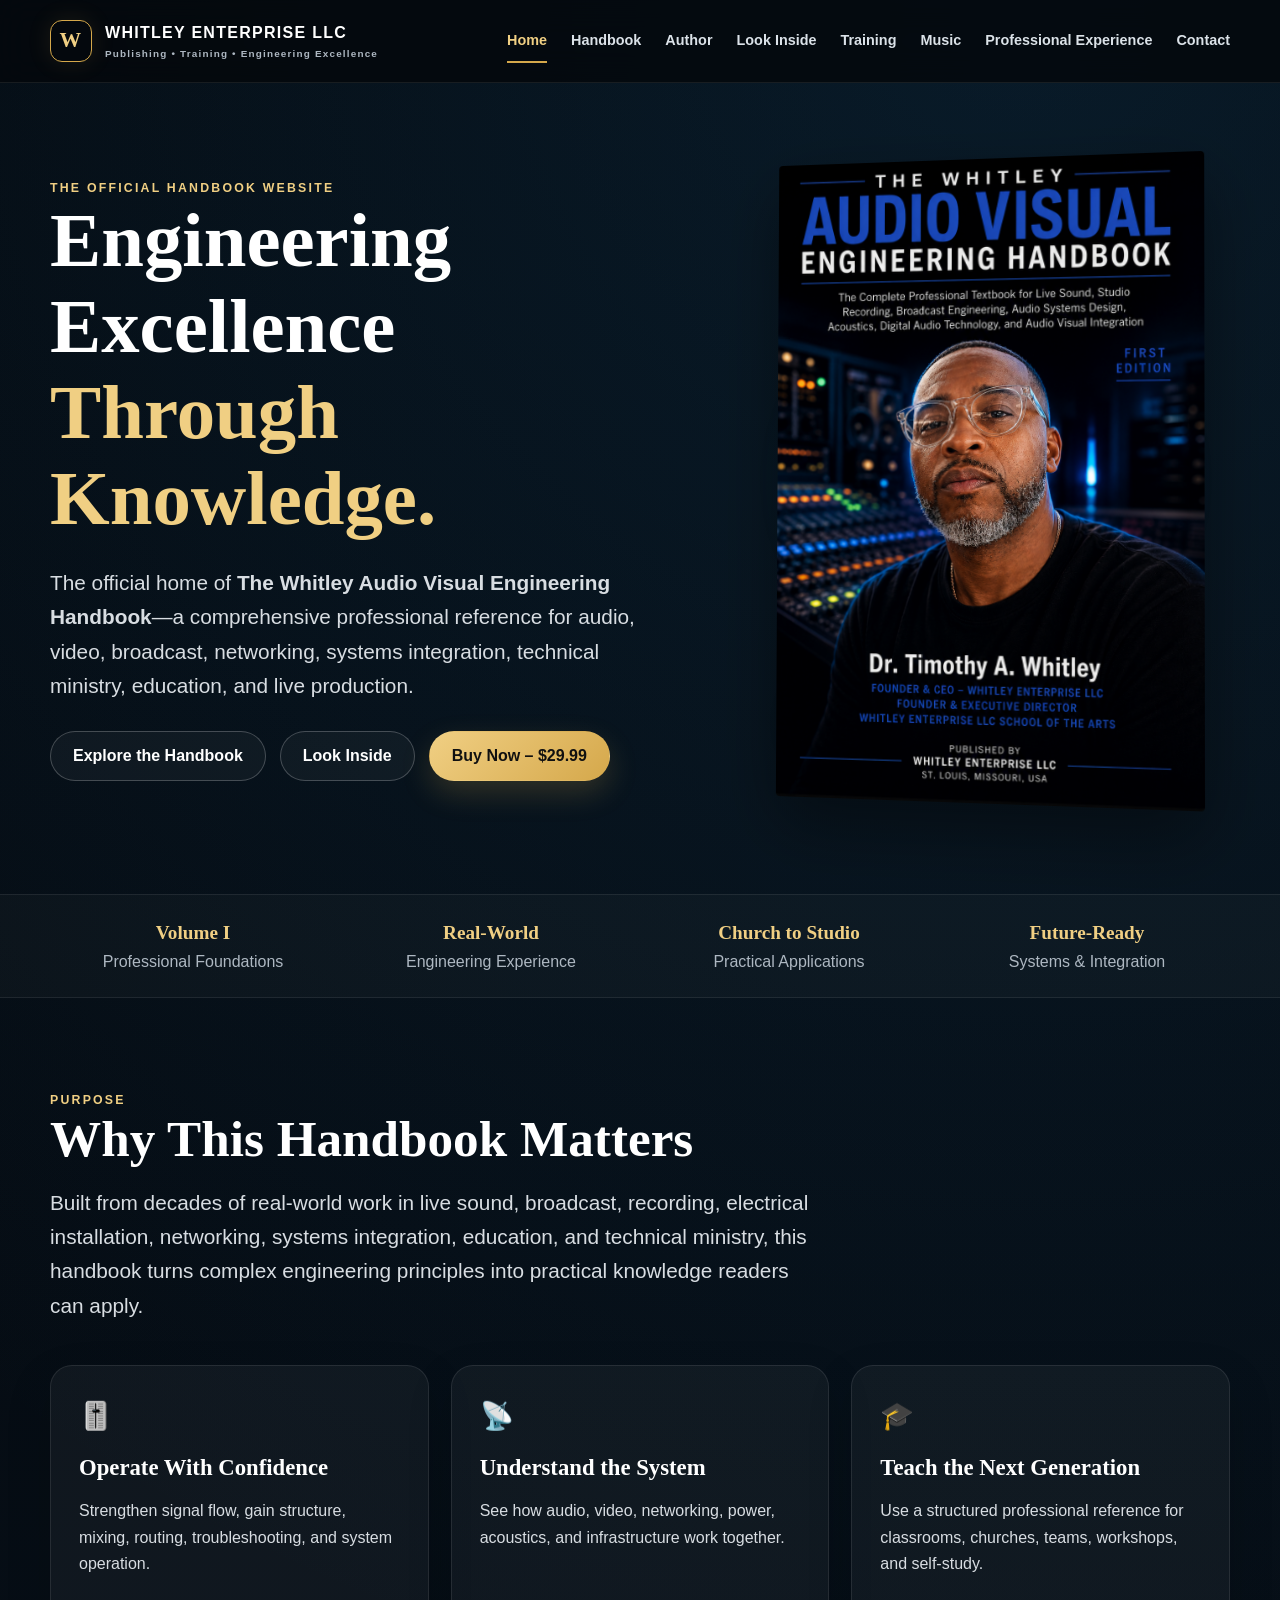
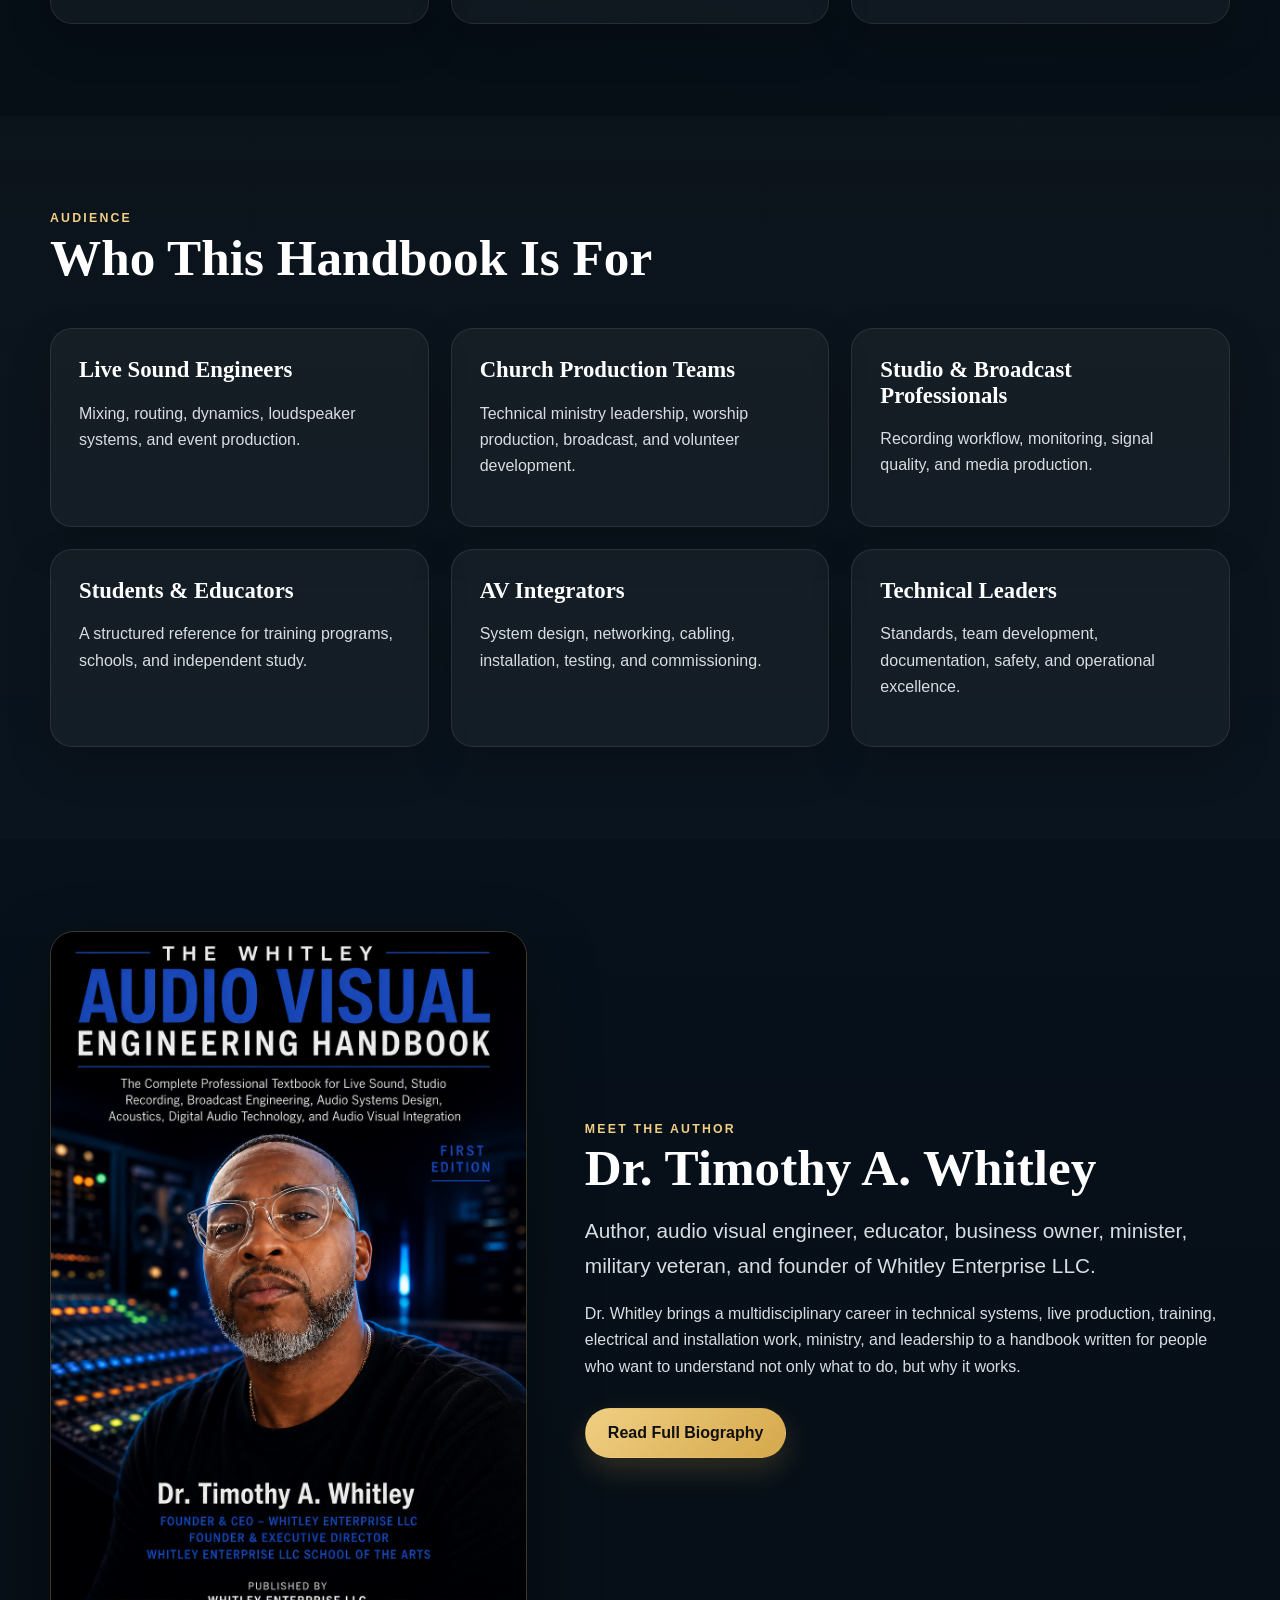
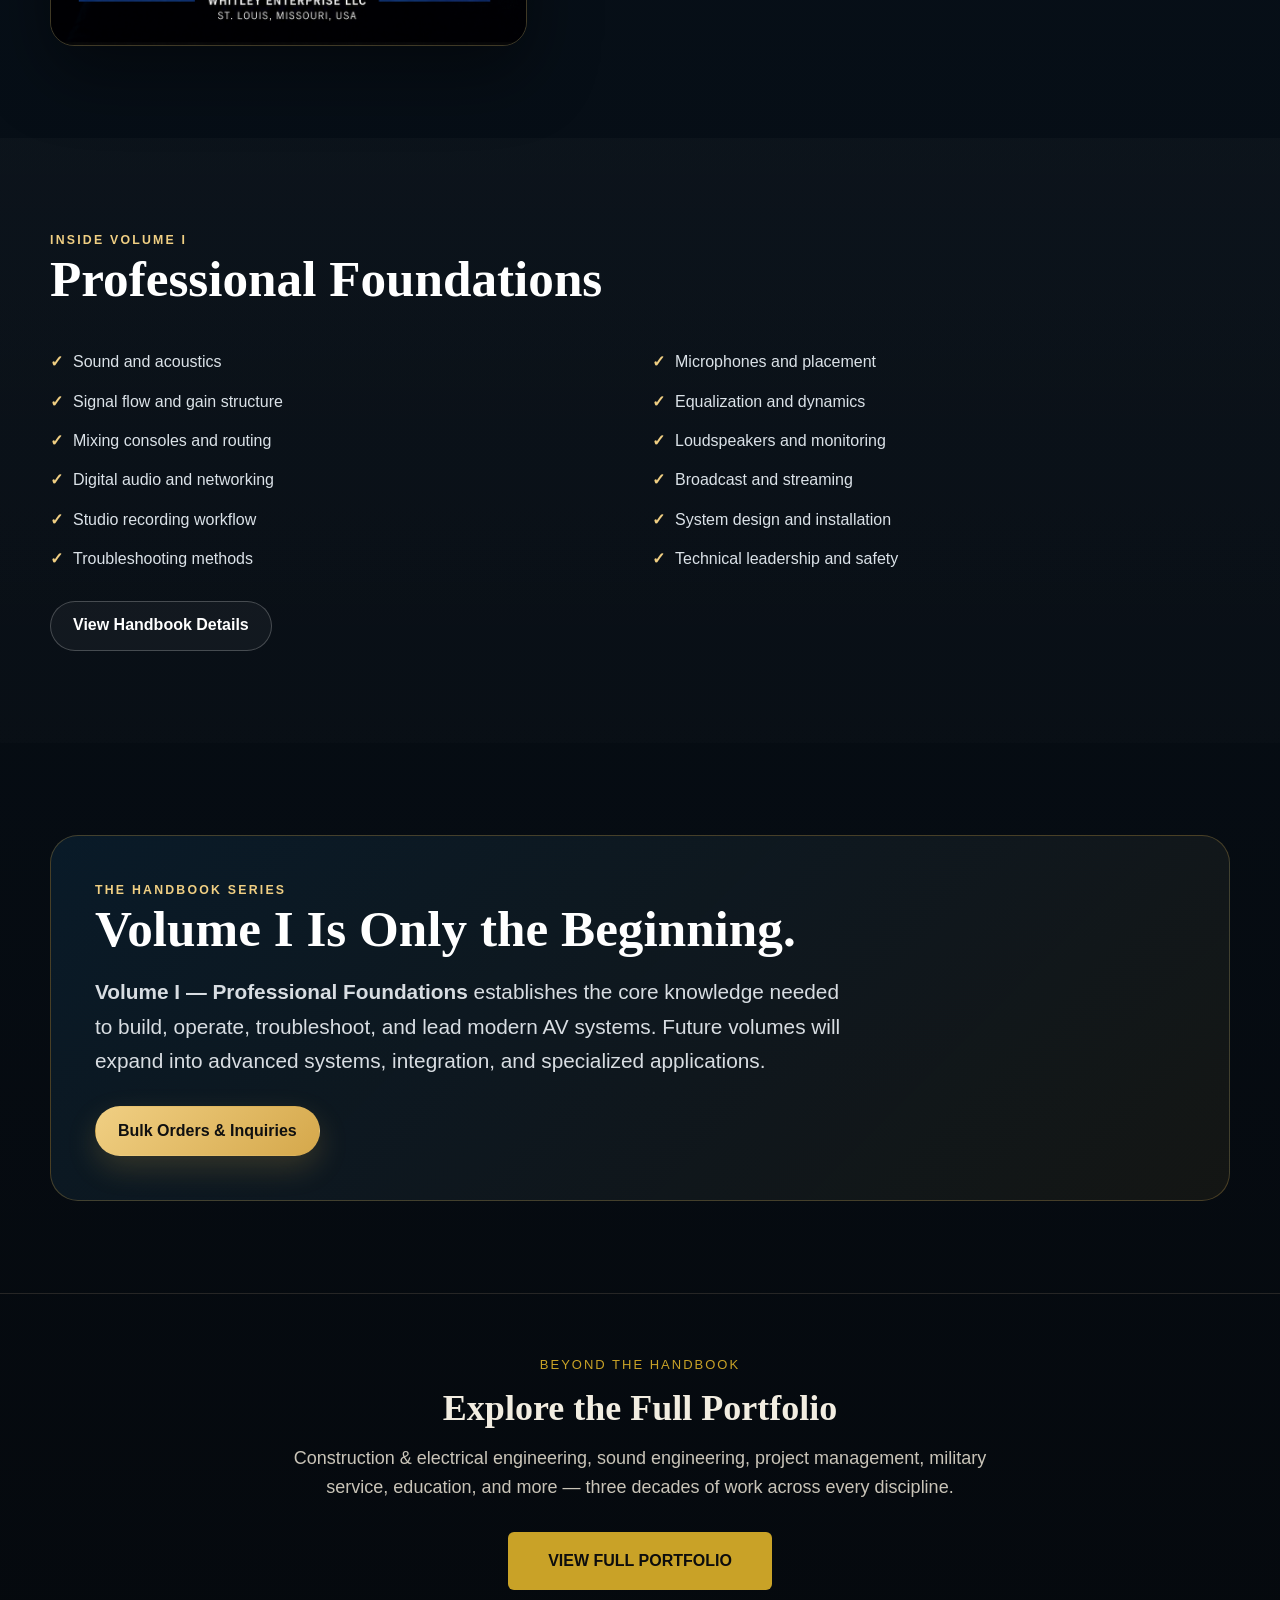
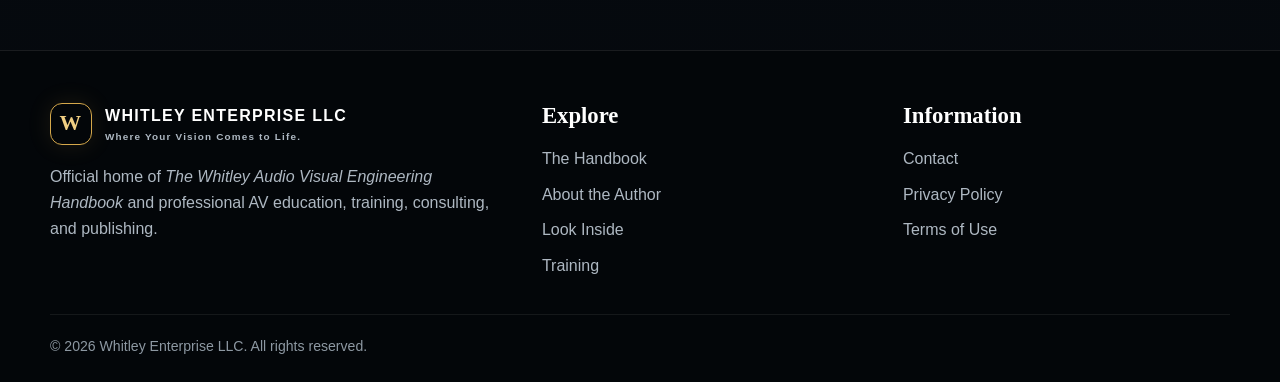
<file: index.html>
<!doctype html>
<html lang="en">
<head>
<meta charset="utf-8"><meta name="viewport" content="width=device-width,initial-scale=1">
<title>The Whitley Audio Visual Engineering Handbook | Official Website</title>
<meta name="description" content="Official website of The Whitley Audio Visual Engineering Handbook by Dr. Timothy A. Whitley.">
<link rel="icon" href="assets/images/favicon.svg" type="image/svg+xml">
<link rel="stylesheet" href="assets/css/styles.css">
<link rel="stylesheet" href="assets/css/portfolio.css">  
</head>
<body>

<header class="site-header">
  <div class="container nav-wrap">
    <a class="brand" href="index.html">
      <span class="brand-mark">W</span>
      <span class="brand-copy">WHITLEY ENTERPRISE LLC<small>Publishing • Training • Engineering Excellence</small></span>
    </a>
    <button class="menu-btn" aria-label="Open navigation">☰</button>
    <nav class="nav-links"><a class="active" href="index.html">Home</a>
<a class="" href="handbook.html">Handbook</a>
<a class="" href="author.html">Author</a>
<a class="" href="preview.html">Look Inside</a>
<a class="" href="training.html">Training</a>
<a href="https://tw2698.github.io/timothy-whitley-music/" target="_blank">Music</a>
<a href="portfolio.html">Professional Experience</a><a class="" href="contact.html">Contact</a></nav>
  </div>
</header>

<main>
<section class="hero">
  <div class="container hero-grid">
    <div class="hero-copy">
      <div class="eyebrow">The Official Handbook Website</div>
      <h1>Engineering Excellence <span>Through Knowledge.</span></h1>
      <p class="lead">The official home of <strong>The Whitley Audio Visual Engineering Handbook</strong>—a comprehensive professional reference for audio, video, broadcast, networking, systems integration, technical ministry, education, and live production.</p>
<div class="btn-row"><a class="btn btn-secondary" href="handbook.html">Explore the Handbook</a><a class="btn btn-secondary" href="preview.html">Look Inside</a><a class="btn btn-primary" href="https://whitleyenterprisellc.gumroad.com/l/handbook" target="_blank">Buy Now – $29.99</a></div>    </div>
    <div class="book-stage"><img src="assets/images/book-front.jpg" alt="Front cover of The Whitley Audio Visual Engineering Handbook"></div>
  </div>
</section>
<section class="trust-strip"><div class="container trust-grid"><div><strong>Volume I</strong><span class="muted">Professional Foundations</span></div><div><strong>Real-World</strong><span class="muted">Engineering Experience</span></div><div><strong>Church to Studio</strong><span class="muted">Practical Applications</span></div><div><strong>Future-Ready</strong><span class="muted">Systems & Integration</span></div></div></section>
<section class="section"><div class="container">
  <div class="section-head"><div class="eyebrow">Purpose</div><h2>Why This Handbook Matters</h2><p class="lead">Built from decades of real-world work in live sound, broadcast, recording, electrical installation, networking, systems integration, education, and technical ministry, this handbook turns complex engineering principles into practical knowledge readers can apply.</p></div>
  <div class="grid-3">
    <article class="card"><div class="icon">🎚️</div><h3>Operate With Confidence</h3><p>Strengthen signal flow, gain structure, mixing, routing, troubleshooting, and system operation.</p></article>
    <article class="card"><div class="icon">📡</div><h3>Understand the System</h3><p>See how audio, video, networking, power, acoustics, and infrastructure work together.</p></article>
    <article class="card"><div class="icon">🎓</div><h3>Teach the Next Generation</h3><p>Use a structured professional reference for classrooms, churches, teams, workshops, and self-study.</p></article>
  </div>
</div></section>
<section class="section section-soft"><div class="container">
 <div class="section-head"><div class="eyebrow">Audience</div><h2>Who This Handbook Is For</h2></div>
  <div class="grid-3">
    <div class="card"><h3>Live Sound Engineers</h3><p>Mixing, routing, dynamics, loudspeaker systems, and event production.</p></div>
    <div class="card"><h3>Church Production Teams</h3><p>Technical ministry leadership, worship production, broadcast, and volunteer development.</p></div>
    <div class="card"><h3>Studio & Broadcast Professionals</h3><p>Recording workflow, monitoring, signal quality, and media production.</p></div>
    <div class="card"><h3>Students & Educators</h3><p>A structured reference for training programs, schools, and independent study.</p></div>
    <div class="card"><h3>AV Integrators</h3><p>System design, networking, cabling, installation, testing, and commissioning.</p></div>
    <div class="card"><h3>Technical Leaders</h3><p>Standards, team development, documentation, safety, and operational excellence.</p></div>
  </div>
</div></section>
<section class="section"><div class="container author-split">
  <img class="portrait" src="assets/images/dr-timothy-whitley.jpg" alt="Dr. Timothy A. Whitley">
  <div><div class="eyebrow">Meet the Author</div><h2>Dr. Timothy A. Whitley</h2><p class="lead">Author, audio visual engineer, educator, business owner, minister, military veteran, and founder of Whitley Enterprise LLC.</p><p>Dr. Whitley brings a multidisciplinary career in technical systems, live production, training, electrical and installation work, ministry, and leadership to a handbook written for people who want to understand not only what to do, but why it works.</p><div class="btn-row"><a class="btn btn-primary" href="author.html">Read Full Biography</a></div></div>
</div></section>
<section class="section section-soft"><div class="container">
 <div class="section-head"><div class="eyebrow">Inside Volume I</div><h2>Professional Foundations</h2></div>
 <ul class="feature-list"><li>Sound and acoustics</li><li>Microphones and placement</li><li>Signal flow and gain structure</li><li>Equalization and dynamics</li><li>Mixing consoles and routing</li><li>Loudspeakers and monitoring</li><li>Digital audio and networking</li><li>Broadcast and streaming</li><li>Studio recording workflow</li><li>System design and installation</li><li>Troubleshooting methods</li><li>Technical leadership and safety</li></ul>
 <div class="btn-row"><a class="btn btn-secondary" href="handbook.html">View Handbook Details</a></div>
</div></section>
<section class="section"><div class="container callout"><div class="eyebrow">The Handbook Series</div><h2>Volume I Is Only the Beginning.</h2><p class="lead"><strong>Volume I — Professional Foundations</strong> establishes the core knowledge needed to build, operate, troubleshoot, and lead modern AV systems. Future volumes will expand into advanced systems, integration, and specialized applications.</p><div class="btn-row"><a class="btn btn-primary" href="contact.html">Bulk Orders & Inquiries</a></div></div></section>
<section class="pf-section" style="text-align:center;"><div class="container"><p class="pf-eyebrow">Beyond the Handbook</p><h2 style="color:#f2ede1;font-family:'Playfair Display',serif;font-size:36px;margin-bottom:16px;">Explore the Full Portfolio</h2><p class="pf-lead" style="margin-bottom:30px;">Construction &amp; electrical engineering, sound engineering, project management, military service, education, and more — three decades of work across every discipline.</p><a href="portfolio.html" style="display:inline-block;background:#c9a227;color:#0d0d0d;padding:16px 40px;border-radius:6px;font-weight:600;text-decoration:none;">VIEW FULL PORTFOLIO</a></div></section>  
</main>


<footer class="site-footer">
  <div class="container">
    <div class="footer-grid">
      <div>
        <div class="brand"><span class="brand-mark">W</span><span class="brand-copy">WHITLEY ENTERPRISE LLC<small>Where Your Vision Comes to Life.</small></span></div>
        <p class="muted" style="margin-top:18px">Official home of <em>The Whitley Audio Visual Engineering Handbook</em> and professional AV education, training, consulting, and publishing.</p>
      </div>
      <div><h3>Explore</h3><div class="footer-links"><a href="handbook.html">The Handbook</a><a href="author.html">About the Author</a><a href="preview.html">Look Inside</a><a href="training.html">Training</a></div></div>
      <div><h3>Information</h3><div class="footer-links"><a href="contact.html">Contact</a><a href="privacy.html">Privacy Policy</a><a href="terms.html">Terms of Use</a></div></div>
    </div>
    <div class="copyright">© <span data-year></span> Whitley Enterprise LLC. All rights reserved.</div>
  </div>
</footer>
<script src="assets/js/script.js"></script>

</body></html>
</file>
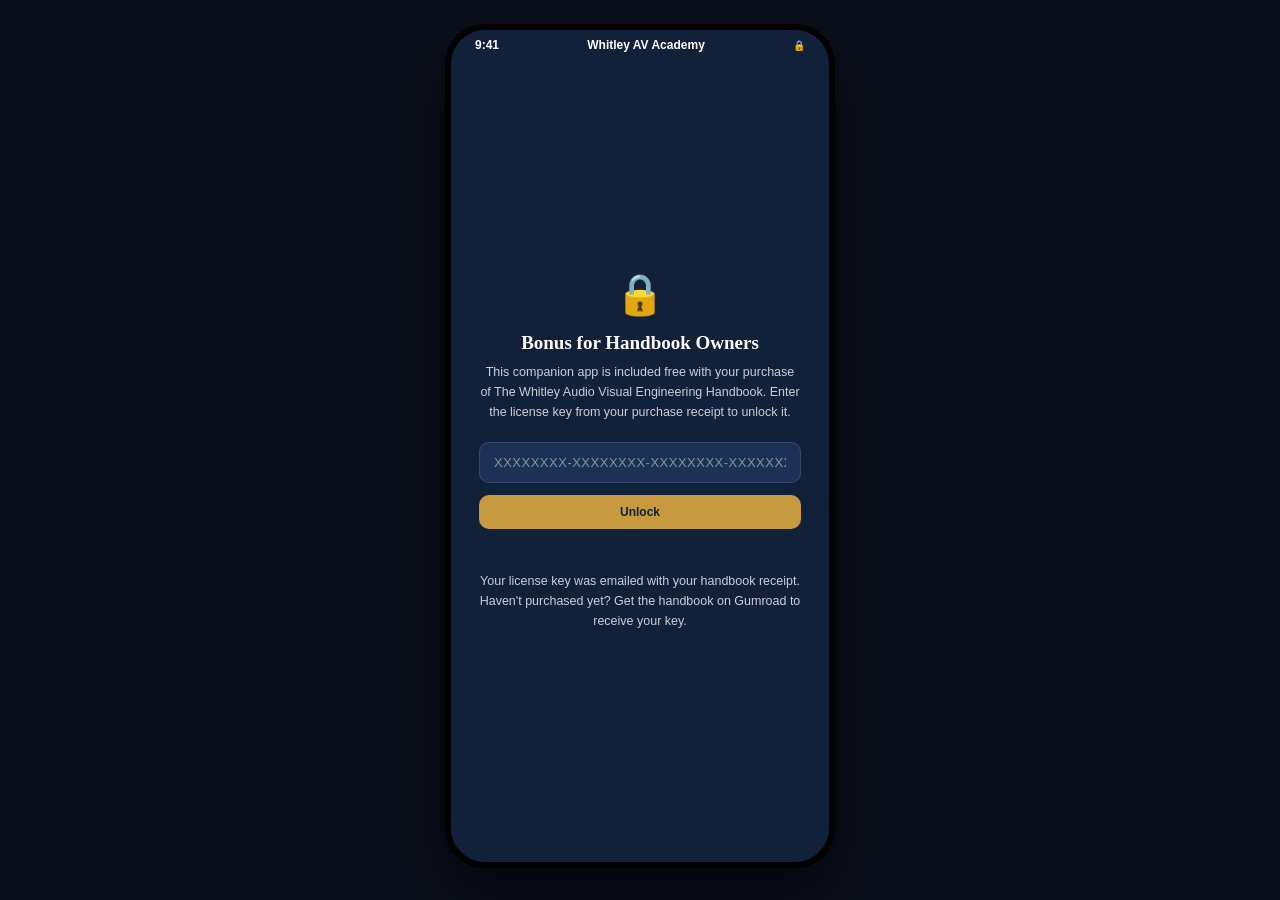
<file: academy/index.html>
<!DOCTYPE html>
<html lang="en">
<head>
<meta charset="UTF-8">
<meta name="viewport" content="width=device-width, initial-scale=1.0, viewport-fit=cover">
<title>Whitley AV Academy</title>
<link rel="manifest" href="manifest.json">
<link rel="icon" href="icon-192.png">
<link rel="apple-touch-icon" href="icon-192.png">
<meta name="apple-mobile-web-app-capable" content="yes">
<meta name="apple-mobile-web-app-status-bar-style" content="black-translucent">
<meta name="apple-mobile-web-app-title" content="AV Academy">
<meta name="theme-color" content="#12213A">
<style>
  :root {
    --navy: #12213A;
    --navy-light: #1c3155;
    --navy-lighter: #24406b;
    --gold: #C79A3F;
    --gold-light: #e0c073;
    --gray: #8a92a3;
    --gray-light: #c9cedb;
    --cream: #f5f2ea;
    --red: #a53d3d;
    --blue: #3e5a86;
    --green: #2f7a4f;
  }
  * { box-sizing: border-box; margin: 0; padding: 0; }
  body {
    font-family: -apple-system, BlinkMacSystemFont, "Segoe UI", Roboto, sans-serif;
    background: #0a0e1a;
    display: flex;
    justify-content: center;
    padding: 24px 12px;
    min-height: 100vh;
  }
  .phone {
    width: 390px;
    max-width: 100%;
    background: var(--navy);
    border-radius: 40px;
    border: 6px solid #000;
    overflow: hidden;
    box-shadow: 0 30px 60px rgba(0,0,0,0.5);
    display: flex;
    flex-direction: column;
    height: 844px;
    position: relative;
  }
  .statusbar {
    height: 30px;
    display: flex;
    align-items: center;
    justify-content: space-between;
    padding: 0 24px;
    font-size: 12px;
    color: white;
    font-weight: 600;
    flex-shrink: 0;
  }
  .screen {
    flex: 1;
    overflow-y: auto;
    padding: 12px 20px 90px;
    display: none;
  }
  .screen.active { display: block; }
  .app-header {
    display: flex;
    align-items: center;
    justify-content: space-between;
    margin-bottom: 20px;
  }
  .app-header h1 {
    font-family: Georgia, serif;
    color: white;
    font-size: 20px;
    font-weight: 700;
  }
  .app-header .eyebrow {
    color: var(--gold);
    font-size: 10px;
    letter-spacing: 1.5px;
    text-transform: uppercase;
    font-weight: 600;
  }
  .avatar {
    width: 34px; height: 34px; border-radius: 50%;
    background: var(--gold);
    display: flex; align-items: center; justify-content: center;
    color: var(--navy); font-weight: 700; font-size: 13px;
  }
  .card {
    background: var(--navy-light);
    border-radius: 16px;
    padding: 16px;
    margin-bottom: 14px;
    border: 1px solid rgba(255,255,255,0.06);
  }
  .card-title { color: white; font-size: 13px; font-weight: 600; margin-bottom: 6px; }
  .card-sub { color: var(--gray-light); font-size: 12px; line-height: 1.5; }
  .progress-track {
    height: 6px; background: rgba(255,255,255,0.1); border-radius: 3px;
    margin-top: 10px; overflow: hidden;
  }
  .progress-fill { height: 100%; background: var(--gold); border-radius: 3px; }
  .stat-row { display: flex; gap: 10px; margin-bottom: 14px; }
  .stat-card {
    flex: 1; background: var(--navy-light); border-radius: 14px; padding: 12px;
    text-align: center; border: 1px solid rgba(255,255,255,0.06);
  }
  .stat-num { color: var(--gold); font-size: 20px; font-weight: 700; font-family: Georgia, serif; }
  .stat-label { color: var(--gray-light); font-size: 10px; margin-top: 2px; }
  .section-label {
    color: var(--gray-light); font-size: 11px; font-weight: 600;
    letter-spacing: 1px; text-transform: uppercase; margin: 18px 0 10px;
  }
  .part-header {
    color: var(--gold); font-size: 11px; font-weight: 700; letter-spacing: 1px;
    margin: 16px 0 8px; text-transform: uppercase;
  }
  .chapter-row {
    display: flex; align-items: center; gap: 12px;
    padding: 10px 0; border-bottom: 1px solid rgba(255,255,255,0.06);
    cursor: pointer;
  }
  .chapter-num {
    width: 30px; height: 30px; border-radius: 8px; background: rgba(199,154,63,0.15);
    color: var(--gold); font-size: 12px; font-weight: 700;
    display: flex; align-items: center; justify-content: center; flex-shrink: 0;
  }
  .chapter-num.done { background: var(--gold); color: var(--navy); }
  .chapter-title { color: white; font-size: 13px; flex: 1; }
  .chapter-check { color: var(--gold); font-size: 14px; }
  .tabbar {
    position: absolute; bottom: 0; left: 0; right: 0;
    height: 78px; background: rgba(10,14,26,0.95);
    display: flex; border-top: 1px solid rgba(255,255,255,0.08);
    padding-bottom: 18px;
  }
  .tab {
    flex: 1; display: flex; flex-direction: column; align-items: center;
    justify-content: center; gap: 4px; cursor: pointer; color: var(--gray);
    font-size: 10px; font-weight: 600; background: none; border: none;
  }
  .tab.active { color: var(--gold); }
  .tab svg { width: 20px; height: 20px; }
  .btn-gold {
    background: var(--gold); color: var(--navy); border: none;
    padding: 10px 18px; border-radius: 10px; font-weight: 700; font-size: 12px;
    cursor: pointer; width: 100%;
  }
  .diagram-box {
    background: white; border-radius: 14px; padding: 16px; margin: 10px 0;
  }
  .chat-msg { margin-bottom: 12px; display: flex; }
  .chat-msg.user { justify-content: flex-end; }
  .bubble {
    max-width: 80%; padding: 10px 13px; border-radius: 14px; font-size: 12.5px;
    line-height: 1.5;
  }
  .bubble.ai { background: var(--navy-light); color: white; border-bottom-left-radius: 4px; }
  .bubble.user { background: var(--gold); color: var(--navy); border-bottom-right-radius: 4px; font-weight: 500; }
  .chat-input-row {
    position: absolute; bottom: 78px; left: 0; right: 0;
    padding: 10px 20px; background: var(--navy);
    display: flex; gap: 8px; border-top: 1px solid rgba(255,255,255,0.06);
  }
  .chat-input-row input {
    flex: 1; background: var(--navy-light); border: 1px solid rgba(255,255,255,0.1);
    border-radius: 20px; padding: 9px 14px; color: white; font-size: 12.5px; outline: none;
  }
  .chat-input-row input::placeholder { color: var(--gray); }
  .send-btn {
    width: 36px; height: 36px; border-radius: 50%; background: var(--gold);
    border: none; display: flex; align-items: center; justify-content: center; cursor: pointer;
  }
  .quiz-q { color: white; font-size: 14px; font-weight: 600; margin-bottom: 14px; line-height: 1.5; }
  .quiz-opt {
    background: var(--navy-light); border: 1px solid rgba(255,255,255,0.1);
    border-radius: 10px; padding: 12px 14px; margin-bottom: 8px; color: white;
    font-size: 12.5px; cursor: pointer;
  }
  .quiz-opt.correct { background: rgba(47,122,79,0.3); border-color: var(--green); }
  .quiz-opt.wrong { background: rgba(165,61,61,0.3); border-color: var(--red); }
  .track-row {
    display: flex; align-items: center; gap: 12px; padding: 10px 0;
    border-bottom: 1px solid rgba(255,255,255,0.06);
  }
  .track-art {
    width: 42px; height: 42px; border-radius: 8px; background: linear-gradient(135deg, var(--gold), var(--navy-lighter));
    flex-shrink: 0;
  }
  .track-title { color: white; font-size: 12.5px; font-weight: 600; }
  .track-sub { color: var(--gray-light); font-size: 11px; }
  .play-btn {
    width: 30px; height: 30px; border-radius: 50%; background: rgba(199,154,63,0.15);
    display: flex; align-items: center; justify-content: center; color: var(--gold);
    border: none; cursor: pointer; flex-shrink: 0;
  }
  .now-playing {
    background: linear-gradient(135deg, var(--navy-lighter), var(--navy));
    border-radius: 16px; padding: 16px; margin-bottom: 16px; border: 1px solid rgba(199,154,63,0.2);
  }
  .badge {
    display: inline-block; background: rgba(199,154,63,0.15); color: var(--gold);
    font-size: 9px; font-weight: 700; padding: 3px 8px; border-radius: 6px;
    letter-spacing: 0.5px; text-transform: uppercase;
  }
  ::-webkit-scrollbar { display: none; }
  .lock-screen {
    position: absolute; top: 30px; left: 0; right: 0; bottom: 0;
    background: var(--navy); z-index: 500;
    display: flex; flex-direction: column; align-items: center; justify-content: center;
    padding: 36px 28px; text-align: center;
  }
  .lock-icon-big { font-size: 40px; margin-bottom: 14px; }
  .lock-screen h1 {
    font-family: Georgia, serif; color: white; font-size: 19px; font-weight: 700; margin-bottom: 8px;
  }
  .lock-screen p { color: var(--gray-light); font-size: 12.5px; line-height: 1.6; margin-bottom: 20px; }
  .lock-screen input {
    width: 100%; background: var(--navy-light); border: 1px solid rgba(255,255,255,0.12);
    border-radius: 10px; padding: 12px 14px; color: white; font-size: 13px; outline: none;
    margin-bottom: 12px; text-align: center; letter-spacing: 0.5px;
  }
  .lock-screen input::placeholder { color: var(--gray); }
  .lock-error { color: var(--red); font-size: 11.5px; margin-top: 10px; min-height: 14px; }
  .lock-hint { font-size: 10.5px; color: var(--gray); margin-top: 18px; margin-bottom: 0; line-height: 1.5; }
  .status-lock-icon { font-size: 10px; }
  .diagram-grid {
    display: grid; grid-template-columns: 1fr 1fr; gap: 10px;
  }
  .diagram-tile {
    background: var(--navy-light); border-radius: 12px; overflow: hidden;
    border: 1px solid rgba(255,255,255,0.06);
  }
  .diagram-tile img { width: 100%; height: 90px; object-fit: cover; display: block; }
  .diagram-tile .diagram-fallback {
    width: 100%; height: 90px; display: flex; align-items: center; justify-content: center;
    background: rgba(199,154,63,0.08); color: var(--gold); font-size: 20px; font-weight: 700;
    font-family: Georgia, serif;
  }
  .diagram-caption { padding: 8px 10px; color: var(--gray-light); font-size: 10.5px; line-height: 1.4; }
  .eq-band-row { display: flex; justify-content: space-between; align-items: flex-end; height: 140px; gap: 6px; }
  .eq-band { display: flex; flex-direction: column; align-items: center; flex: 1; height: 100%; justify-content: flex-end; }
  .eq-band input[type=range] {
    writing-mode: vertical-lr; direction: rtl;
    width: 20px; height: 100px; accent-color: var(--gold); background: transparent;
  }
  .eq-band-label { color: var(--gray-light); font-size: 9px; margin-top: 6px; text-align: center; }
</style>
</head>
<body>

<div class="phone">
  <div class="statusbar">
    <span>9:41</span>
    <span>Whitley AV Academy</span>
    <span class="status-lock-icon" id="statusLockIcon">🔒</span>
  </div>

  <!-- LICENSE GATE -->
  <div class="lock-screen" id="lockScreen">
    <div class="lock-icon-big">🔒</div>
    <h1>Bonus for Handbook Owners</h1>
    <p>This companion app is included free with your purchase of The Whitley Audio Visual Engineering Handbook. Enter the license key from your purchase receipt to unlock it.</p>
    <input type="text" id="licenseInput" placeholder="XXXXXXXX-XXXXXXXX-XXXXXXXX-XXXXXXXX" onkeydown="if(event.key==='Enter')checkLicense()">
    <button class="btn-gold" id="unlockBtn" onclick="checkLicense()">Unlock</button>
    <div class="lock-error" id="lockError"></div>
    <p class="lock-hint">Your license key was emailed with your handbook receipt. Haven't purchased yet? Get the handbook on Gumroad to receive your key.</p>
  </div>

  <!-- HOME -->
  <div class="screen active" id="home">
    <div class="app-header">
      <div><div class="eyebrow">Welcome to</div><h1>AV Academy</h1></div>
      <div class="avatar">AV</div>
    </div>

    <div class="stat-row">
      <div class="stat-card"><div class="stat-num">93</div><div class="stat-label">chapters</div></div>
      <div class="stat-card"><div class="stat-num">70</div><div class="stat-label">diagrams</div></div>
      <div class="stat-card"><div class="stat-num">12</div><div class="stat-label">parts</div></div>
    </div>

    <div class="card" onclick="showScreen('read')">
      <span class="badge">Start reading</span>
      <div class="card-title" style="margin-top:8px">Chapter 1: Foundations of Audio Engineering</div>
      <div class="card-sub">Part I — Getting Started</div>
      <div class="progress-track"><div class="progress-fill" style="width:0%"></div></div>
    </div>

    <div class="card" onclick="showScreen('read')">
      <span class="badge">Diagram of the day</span>
      <div class="card-title" style="margin-top:8px">Interactive EQ filter shapes</div>
      <div class="card-sub">Drag the curve and hear how it changes — tap to explore</div>
    </div>

    <div class="card" onclick="showScreen('tutor')">
      <span class="badge">AI tutor</span>
      <div class="card-title" style="margin-top:8px">Ask anything about the handbook</div>
      <div class="card-sub">Trained on all 93 chapters, in the author's own teaching voice</div>
    </div>

    <div class="card" onclick="showScreen('tools')">
      <span class="badge">Tools</span>
      <div class="card-title" style="margin-top:8px">Room analyzer, EQ & diagrams</div>
      <div class="card-sub">Hands-on tools tied to what you're reading</div>
    </div>
  </div>

  <!-- READ -->
  <div class="screen" id="read">
    <div class="app-header">
      <div><div class="eyebrow">Handbook</div><h1>Read</h1></div>
    </div>

    <div class="section-label">Interactive diagram — try it</div>
    <div class="diagram-box">
      <svg id="eqsvg" viewBox="0 0 300 130" style="width:100%;display:block">
        <line x1="0" y1="65" x2="300" y2="65" stroke="#ddd" stroke-width="1"/>
        <path id="eqcurve" d="M0,65 Q150,65 300,65" fill="none" stroke="#12213A" stroke-width="2.5"/>
        <circle id="eqhandle" cx="150" cy="65" r="8" fill="#C79A3F" stroke="#12213A" stroke-width="1.5" style="cursor:grab"/>
      </svg>
      <div style="text-align:center;color:#8a92a3;font-size:10.5px;margin-top:4px">Drag the gold point — Figure 34.1, EQ filter shapes</div>
    </div>

    <div class="section-label" style="margin-top:20px">Full Handbook</div>
    <div class="card">
      <div class="card-sub" style="margin-bottom:10px">Your complete 256-page handbook.</div>
      <a href="TWAVEHB_Visual_Guide_Edition_2.pdf" target="_blank" class="btn-gold" style="display:block;text-align:center;text-decoration:none">Open Full Book</a>
    </div>
  </div>

  <!-- TUTOR -->
  <div class="screen" id="tutor" style="padding-bottom:150px">
    <div class="app-header">
      <div><div class="eyebrow">AI tutor</div><h1>Ask the Handbook</h1></div>
    </div>
    <div id="chatlog">
      <div class="chat-msg"><div class="bubble ai">Hi — I can help with questions about the Whitley AV Engineering Handbook. Ask me about gain staging, EQ, compression, mic placement, or anything else in the book.</div></div>
    </div>
  </div>
  <div class="chat-input-row" id="chatInputRow">
    <input type="text" id="chatInput" placeholder="Ask about gain staging, EQ, mic placement..." onkeydown="if(event.key==='Enter')sendChat()">
    <button class="send-btn" onclick="sendChat()">→</button>
  </div>

  <!-- PRACTICE -->
  <div class="screen" id="practice">
    <div class="app-header">
      <div><div class="eyebrow">Chapter 38 quiz</div><h1>Practice</h1></div>
    </div>
    <div class="card" style="margin-bottom:18px">
      <div class="card-title">Try a sample quiz</div>
      <div class="card-sub" style="margin-top:6px">Test your knowledge of compression & limiting</div>
    </div>
    <div id="quizbox"></div>
  </div>

  <!-- TOOLS -->
  <div class="screen" id="tools">
    <div class="app-header">
      <div><div class="eyebrow">Handbook tools</div><h1>Tools</h1></div>
    </div>

    <div class="section-label">Diagram gallery</div>
    <div class="diagram-grid" id="diagramGrid"></div>

    <div class="section-label" style="margin-top:24px">Room Analyzer (RTA)</div>
    <div class="card">
      <div class="card-sub" style="margin-bottom:10px">Live spectrum of your room, using your device's microphone. Works on laptop or phone.</div>
      <canvas id="rtaCanvas" width="300" height="120" style="width:100%;background:#0a0e1a;border-radius:8px"></canvas>
      <div style="display:flex;gap:8px;margin-top:10px">
        <button class="btn-gold" id="rtaStartBtn" onclick="toggleRTA()">Start Analyzer</button>
      </div>
      <div class="lock-error" id="rtaError" style="text-align:left"></div>
    </div>

    <div class="section-label" style="margin-top:24px">Graphic EQ — try it live</div>
    <div class="card">
      <div class="card-sub" style="margin-bottom:10px">Drag the bands, then test with your mic to hear the change. <strong>Use headphones</strong> to avoid feedback.</div>
      <div class="eq-band-row" id="eqBandRow"></div>
      <button class="btn-gold" id="eqTestBtn" style="margin-top:14px" onclick="toggleEQTest()">Test with Mic</button>
      <div class="lock-error" id="eqError" style="text-align:left"></div>
    </div>
  </div>

  <div class="tabbar">
    <button class="tab active" data-tab="home" onclick="showScreen('home')">
      <svg viewBox="0 0 24 24" fill="none" stroke="currentColor" stroke-width="2"><path d="M3 12l9-9 9 9M5 10v10h14V10"/></svg>
      Home
    </button>
    <button class="tab" data-tab="read" onclick="showScreen('read')">
      <svg viewBox="0 0 24 24" fill="none" stroke="currentColor" stroke-width="2"><path d="M4 4h6a2 2 0 012 2v14a2 2 0 00-2-2H4V4zM20 4h-6a2 2 0 00-2 2v14a2 2 0 012-2h6V4z"/></svg>
      Read
    </button>
    <button class="tab" data-tab="tutor" onclick="showScreen('tutor')">
      <svg viewBox="0 0 24 24" fill="none" stroke="currentColor" stroke-width="2"><circle cx="12" cy="12" r="9"/><path d="M9.5 9a2.5 2.5 0 015 0c0 1.5-2.5 2-2.5 3.5M12 17h.01"/></svg>
      Tutor
    </button>
    <button class="tab" data-tab="practice" onclick="showScreen('practice')">
      <svg viewBox="0 0 24 24" fill="none" stroke="currentColor" stroke-width="2"><path d="M9 11l3 3L22 4M21 12v7a2 2 0 01-2 2H5a2 2 0 01-2-2V5a2 2 0 012-2h11"/></svg>
      Practice
    </button>
    <button class="tab" data-tab="tools" onclick="showScreen('tools')">
      <svg viewBox="0 0 24 24" fill="none" stroke="currentColor" stroke-width="2"><path d="M14.7 6.3a1 1 0 000 1.4l1.6 1.6a1 1 0 001.4 0l3.77-3.77a6 6 0 01-7.94 7.94l-6.91 6.91a2.12 2.12 0 01-3-3l6.91-6.91a6 6 0 017.94-7.94l-3.76 3.76z"/></svg>
      Tools
    </button>
  </div>
</div>

<script>
// License gate — verifies purchase against Gumroad before showing any app content
const GUMROAD_PRODUCT_ID = "pq2FxeGeWoyh11nFSzlNpw==";

function isUnlocked() {
  return localStorage.getItem('avAcademyUnlocked') === 'true';
}

function unlockApp() {
  document.getElementById('lockScreen').style.display = 'none';
  document.getElementById('statusLockIcon').textContent = '🔓';
}

async function checkLicense() {
  const input = document.getElementById('licenseInput');
  const key = input.value.trim();
  const errorEl = document.getElementById('lockError');
  const btn = document.getElementById('unlockBtn');
  errorEl.textContent = '';

  if (!key) { errorEl.textContent = 'Please enter your license key.'; return; }

  btn.textContent = 'Checking…';
  btn.disabled = true;

  try {
    const body = new URLSearchParams();
    body.append('product_id', GUMROAD_PRODUCT_ID);
    body.append('license_key', key);
    const res = await fetch('https://api.gumroad.com/v2/licenses/verify', { method: 'POST', body });
    const data = await res.json();
    if (data.success) {
      localStorage.setItem('avAcademyUnlocked', 'true');
      unlockApp();
    } else {
      errorEl.textContent = "That key didn't check out — double check it and try again.";
    }
  } catch (err) {
    errorEl.textContent = "Couldn't reach the verification server — check your connection and try again.";
  }
  btn.textContent = 'Unlock';
  btn.disabled = false;
}

window.addEventListener('DOMContentLoaded', () => {
  if (isUnlocked()) unlockApp();
});

function showScreen(id) {
  document.querySelectorAll('.screen').forEach(s => s.classList.remove('active'));
  document.getElementById(id).classList.add('active');
  document.querySelectorAll('.tab').forEach(t => t.classList.remove('active'));
  document.querySelector('.tab[data-tab="' + id + '"]').classList.add('active');
  document.getElementById('chatInputRow').style.display = (id === 'tutor') ? 'flex' : 'none';
  if (id === 'practice' && !window.quizLoaded) loadQuiz();
}
document.getElementById('chatInputRow').style.display = 'none';

// Interactive EQ diagram drag
const svg = document.getElementById('eqsvg');
const handle = document.getElementById('eqhandle');
const curve = document.getElementById('eqcurve');
let dragging = false;
function updateCurve(cx, cy) {
  cy = Math.max(20, Math.min(110, cy));
  handle.setAttribute('cx', cx);
  handle.setAttribute('cy', cy);
  curve.setAttribute('d', `M0,65 Q${cx},${cy} 300,65`);
}
function getPos(evt) {
  const rect = svg.getBoundingClientRect();
  const clientX = evt.touches ? evt.touches[0].clientX : evt.clientX;
  const clientY = evt.touches ? evt.touches[0].clientY : evt.clientY;
  const x = (clientX - rect.left) / rect.width * 300;
  const y = (clientY - rect.top) / rect.height * 130;
  return {x, y};
}
handle.addEventListener('mousedown', () => dragging = true);
handle.addEventListener('touchstart', () => dragging = true);
window.addEventListener('mousemove', e => { if (dragging) { const p = getPos(e); updateCurve(150, p.y); } });
window.addEventListener('touchmove', e => { if (dragging) { const p = getPos(e); updateCurve(150, p.y); } });
window.addEventListener('mouseup', () => dragging = false);
window.addEventListener('touchend', () => dragging = false);

// Quiz
const quizQuestions = [
  { q: "What does a compressor's ratio control determine?", opts: ["How much gain reduction is applied above threshold", "The attack time only", "The output sample rate", "The number of channels compressed"], correct: 0 },
  { q: "A 4:1 ratio means for every 4 dB over threshold, output increases by:", opts: ["4 dB", "1 dB", "0 dB", "8 dB"], correct: 1 },
  { q: "Fast attack times are best suited for:", opts: ["Preserving transient punch", "Catching transients and smoothing them quickly", "Only mastering", "Only vocals"], correct: 1 },
];
let quizIdx = 0, quizScore = 0;
function loadQuiz() {
  window.quizLoaded = true;
  renderQuiz();
}
function renderQuiz() {
  const box = document.getElementById('quizbox');
  if (quizIdx >= quizQuestions.length) {
    box.innerHTML = `<div class="card" style="text-align:center"><div class="card-title" style="font-size:16px">Quiz complete</div><div class="card-sub" style="margin:8px 0">Score: ${quizScore}/${quizQuestions.length}</div><button class="btn-gold" onclick="quizIdx=0;quizScore=0;renderQuiz()">Retry</button></div>`;
    return;
  }
  const q = quizQuestions[quizIdx];
  box.innerHTML = `<div class="quiz-q">${quizIdx+1}. ${q.q}</div>` +
    q.opts.map((o,i) => `<div class="quiz-opt" onclick="answerQuiz(${i})">${o}</div>`).join('');
}
function answerQuiz(i) {
  const q = quizQuestions[quizIdx];
  const opts = document.querySelectorAll('.quiz-opt');
  opts.forEach((el, idx) => {
    if (idx === q.correct) el.classList.add('correct');
    else if (idx === i) el.classList.add('wrong');
    el.onclick = null;
  });
  if (i === q.correct) quizScore++;
  setTimeout(() => { quizIdx++; renderQuiz(); }, 900);
}

if ("serviceWorker" in navigator) {
  window.addEventListener("load", () => {
    navigator.serviceWorker.register("service-worker.js").catch(() => {});
  });
}

// Diagram gallery - images live directly alongside index.html (confirmed via
// GitHub folder listing), not in a diagrams/ subfolder.
const diagrams = [
  { file: "fig_04_hearing.png",          num: "4",  title: "Human Hearing & Psychoacoustics" },
  { file: "fig_05_frequency.png",        num: "5",  title: "The Frequency Spectrum" },
  { file: "fig_07_decibels.png",         num: "7",  title: "The Decibel Scale" },
  { file: "fig_08_waveforms.png",        num: "8",  title: "Waveforms" },
  { file: "fig_09_phase.png",            num: "9",  title: "Phase Relationships" },
  { file: "fig_10_signalflow.png",       num: "10", title: "Signal Flow" },
  { file: "fig_16_harmonics.png",        num: "16", title: "Harmonics" },
  { file: "fig_18_resonance.png",        num: "18", title: "Resonance & Standing Waves" },
  { file: "fig_21_mictypes.png",         num: "21", title: "Microphone Types" },
  { file: "fig_25_polarpatterns.png",    num: "25", title: "Polar Patterns" },
  { file: "fig_29_gainstructure.png",    num: "29", title: "Gain Structure & Headroom" },
  { file: "fig_30_procorder.png",        num: "30", title: "Channel Processing Order" },
  { file: "fig_31_routing.png",          num: "31", title: "Aux Sends, Matrices & VCAs" },
  { file: "fig_32_scenes.png",           num: "32", title: "Scenes vs. Snapshots" },
  { file: "fig_33_workflow.png",         num: "33", title: "Show Workflow Cycle" },
  { file: "fig_34_eqfilters.png",        num: "34", title: "EQ Filter Shapes" },
  { file: "fig_35_eqtypes.png",          num: "35", title: "Graphic, Parametric & Dynamic EQ" },
  { file: "fig_36_surgicalmusical.png",  num: "36", title: "Surgical vs. Musical EQ" },
  { file: "fig_37_freqproblems.png",     num: "37", title: "Frequency Problem Vocabulary" },
  { file: "fig_38_compressor.png",       num: "38", title: "Compressor Behavior" },
  { file: "fig_39_gate.png",             num: "39", title: "Noise Gate Behavior" },
  { file: "fig_41_busglue.png",          num: "41", title: "Layered Dynamics & Bus Glue" },
  { file: "fig_42_linearray.png",        num: "42", title: "Line Array vs. Point Source" },
  { file: "fig_43_subwoofers.png",       num: "43", title: "Subwoofer Placement" },
  { file: "fig_45_crossovers.png",       num: "45", title: "Active Crossover Signal Path" },
  { file: "fig_46_alignment.png",        num: "46", title: "Time & Phase Alignment" },
  { file: "fig_47_worship.png",          num: "47", title: "Worship Service Dynamic Range" },
  { file: "fig_48_redundancy.png",       num: "48", title: "Redundancy Planning" },
  { file: "fig_49_festival.png",         num: "49", title: "Festival Changeover / House System" },
  { file: "fig_50_stadium.png",          num: "50", title: "Stadium Delay System" },
  { file: "fig_51_broadcastmix.png",     num: "51", title: "Broadcast Mix vs. Live Mix" },
  { file: "fig_52_hybrid.png",           num: "52", title: "Hybrid Worship Dual Signal Path" },
  { file: "fig_53_vocalmic.png",         num: "53", title: "Studio Vocal Mic Setup" },
  { file: "fig_54_drumrecording.png",    num: "54", title: "Drum Kit Mic Placement" },
  { file: "fig_55_guitaramp.png",        num: "55", title: "Guitar Amp Mic Placement" },
  { file: "fig_56_piano_leslie.png",     num: "56", title: "Piano, Hammond & Leslie Mic Placement" },
  { file: "fig_57_ensemble.png",         num: "57", title: "Close vs. Ensemble Mic'ing" },
  { file: "fig_58_podcast.png",          num: "58", title: "Podcast Signal Chain" },
  { file: "fig_59_mastering.png",        num: "59", title: "The Mastering Chain" },
  { file: "fig_60_immersive.png",        num: "60", title: "Immersive / Object-Based Audio" },
  { file: "fig_61_networkedaudio.png",   num: "61", title: "Networked Audio Topology" },
  { file: "fig_62_avbmilan.png",         num: "62", title: "AVB / Milan Protocol Landscape" },
  { file: "fig_63_cabling.png",          num: "63", title: "Cable Type Comparison" },
  { file: "fig_64_clocking.png",         num: "64", title: "Clock Synchronization" },
  { file: "fig_65_facility.png",         num: "65", title: "Facility Design Priorities" },
  { file: "fig_66_rack.png",             num: "66", title: "Rack Signal Flow Layout" },
  { file: "fig_67_groundloop.png",       num: "67", title: "Ground Loop Diagnosis" },
  { file: "fig_68_ups.png",              num: "68", title: "UPS Power Protection" },
  { file: "fig_70_ethics.png",           num: "70", title: "Professional Ethics Pillars" },
  { file: "fig_71_training.png",         num: "71", title: "Volunteer / Hire Training Progression" },
  { file: "fig_72_pricing.png",          num: "72", title: "Project Pricing Components" },
  { file: "fig_73_business.png",         num: "73", title: "AV Business Pillars" },
  { file: "fig_74_career.png",           num: "74", title: "Sustainable Career Triad" },
  { file: "fig_75_certpath.png",         num: "75", title: "Certification Pathway" },
  { file: "fig_76_videointerfaces.png",  num: "76", title: "Broadcast Video Interfaces (SDI/HDMI/NDI)" },
  { file: "fig_78_camerachain.png",      num: "78", title: "Camera Chain / CCU Shading" },
  { file: "fig_79_switcher.png",         num: "79", title: "Video Switcher Architecture" },
  { file: "fig_80_streaming.png",        num: "80", title: "Live Streaming Pipeline" },
  { file: "fig_81_mixminus.png",         num: "81", title: "Mix-Minus / IFB" },
  { file: "fig_82_podcastworkflow.png",  num: "82", title: "Podcast Workflow" },
  { file: "fig_83_lighting.png",         num: "83", title: "Three-Point Lighting" },
  { file: "fig_84_broadcastchain.png",   num: "84", title: "Complete Broadcast Signal Chain" },
  { file: "fig_85_scales.png",           num: "85", title: "Broadcast System Scale Comparison" },
  { file: "fig_86_rf.png",               num: "86", title: "RF Frequency Coordination" },
  { file: "fig_87_stagepatch.png",       num: "87", title: "Stage Box / Snake Architecture" },
  { file: "fig_88_monitors.png",         num: "88", title: "Wedge vs. IEM Monitors" },
  { file: "fig_89_measurement.png",      num: "89", title: "Dual-FFT System Measurement" },
  { file: "fig_90_troubleshooting.png",  num: "90", title: "Troubleshooting Flowchart" },
  { file: "fig_91_digitalconsoles.png",  num: "91", title: "Digital Mixer Channel Strip" },
  { file: "fig_92_fohmix.png",           num: "92", title: "FOH Mix Build Order" },
];
function renderDiagramGrid() {
  const grid = document.getElementById('diagramGrid');
  if (!grid) return;
  grid.innerHTML = diagrams.map(d => `
    <div class="diagram-tile" style="cursor:pointer" onclick="window.open('${d.file}','_blank')">
      <img src="${d.file}" alt="Figure ${d.num}" onerror="this.outerHTML='<div class=diagram-fallback>Fig ${d.num}</div>'">
      <div class="diagram-caption">Fig ${d.num} — ${d.title}</div>
    </div>
  `).join('');
}
renderDiagramGrid();

// Room Analyzer (RTA) - real-time spectrum from the visitor's own microphone
let rtaCtx, rtaAnalyser, rtaStream, rtaRAF, rtaRunning = false;
async function toggleRTA() {
  const btn = document.getElementById('rtaStartBtn');
  const errEl = document.getElementById('rtaError');
  errEl.textContent = '';
  if (rtaRunning) {
    stopRTA();
    btn.textContent = 'Start Analyzer';
    rtaRunning = false;
    return;
  }
  try {
    rtaStream = await navigator.mediaDevices.getUserMedia({ audio: true });
    rtaCtx = new (window.AudioContext || window.webkitAudioContext)();
    const source = rtaCtx.createMediaStreamSource(rtaStream);
    rtaAnalyser = rtaCtx.createAnalyser();
    rtaAnalyser.fftSize = 1024;
    source.connect(rtaAnalyser);
    drawRTA();
    btn.textContent = 'Stop Analyzer';
    rtaRunning = true;
  } catch (err) {
    errEl.textContent = "Couldn't access the microphone — check your browser's mic permission for this site and try again.";
  }
}
function drawRTA() {
  const canvas = document.getElementById('rtaCanvas');
  const ctx = canvas.getContext('2d');
  const bufferLength = rtaAnalyser.frequencyBinCount;
  const dataArray = new Uint8Array(bufferLength);
  function render() {
    rtaRAF = requestAnimationFrame(render);
    rtaAnalyser.getByteFrequencyData(dataArray);
    ctx.clearRect(0, 0, canvas.width, canvas.height);
    const usableBins = Math.floor(bufferLength * 0.5);
    const barWidth = canvas.width / usableBins;
    for (let i = 0; i < usableBins; i++) {
      const barHeight = (dataArray[i] / 255) * canvas.height;
      ctx.fillStyle = '#C79A3F';
      ctx.fillRect(i * barWidth, canvas.height - barHeight, Math.max(barWidth - 1, 1), barHeight);
    }
  }
  render();
}
function stopRTA() {
  if (rtaRAF) cancelAnimationFrame(rtaRAF);
  if (rtaStream) rtaStream.getTracks().forEach(t => t.stop());
  if (rtaCtx) rtaCtx.close();
  const canvas = document.getElementById('rtaCanvas');
  canvas.getContext('2d').clearRect(0, 0, canvas.width, canvas.height);
}

// Graphic EQ - visual bands you can drag; optional live mic test through real filters
const eqBands = [60, 150, 400, 1000, 2500, 6000, 12000];
function renderEQBands() {
  const row = document.getElementById('eqBandRow');
  row.innerHTML = eqBands.map((freq, i) => `
    <div class="eq-band">
      <input type="range" min="-12" max="12" value="0" step="1" id="eqSlider${i}" oninput="updateEQBand(${i}, this.value)">
      <div class="eq-band-label">${freq >= 1000 ? (freq/1000)+'k' : freq}</div>
    </div>
  `).join('');
}
renderEQBands();

let eqCtx, eqStream, eqFilters = [], eqTesting = false;
function updateEQBand(i, val) {
  if (eqFilters[i]) eqFilters[i].gain.value = parseFloat(val);
}
async function toggleEQTest() {
  const btn = document.getElementById('eqTestBtn');
  const errEl = document.getElementById('eqError');
  errEl.textContent = '';
  if (eqTesting) {
    stopEQTest();
    btn.textContent = 'Test with Mic';
    eqTesting = false;
    return;
  }
  try {
    eqStream = await navigator.mediaDevices.getUserMedia({ audio: true });
    eqCtx = new (window.AudioContext || window.webkitAudioContext)();
    const source = eqCtx.createMediaStreamSource(eqStream);
    let prev = source;
    eqFilters = eqBands.map((freq, i) => {
      const f = eqCtx.createBiquadFilter();
      f.type = 'peaking';
      f.frequency.value = freq;
      f.Q.value = 1.2;
      const slider = document.getElementById('eqSlider' + i);
      f.gain.value = slider ? parseFloat(slider.value) : 0;
      prev.connect(f);
      prev = f;
      return f;
    });
    prev.connect(eqCtx.destination);
    btn.textContent = 'Stop Test';
    eqTesting = true;
  } catch (err) {
    errEl.textContent = "Couldn't access the microphone — check your browser's mic permission for this site and try again.";
  }
}
function stopEQTest() {
  if (eqStream) eqStream.getTracks().forEach(t => t.stop());
  if (eqCtx) eqCtx.close();
  eqFilters = [];
}

// AI Tutor
const tutorFAQ = [
  { keys: ["gain stag", "headroom"], a: "Gain staging is about setting levels at every point in the signal chain — mic pre, channel fader, bus, master — so each stage runs hot enough for a clean signal but never clips. Chapter 29 walks through the full headroom concept with examples." },
  { keys: ["compress", "ratio", "limit"], a: "A compressor reduces gain once a signal crosses your threshold, and the ratio decides how much reduction is applied. A 4:1 ratio means 4 dB over threshold comes out as 1 dB over. Chapter 38 covers this with the full diagram." },
  { keys: ["eq", "equali", "filter"], a: "EQ shapes tone by boosting or cutting specific frequency bands. Parametric EQ gives you control over frequency, gain, and bandwidth (Q); graphic EQ uses fixed bands. Chapters 34-37 go deep on when to reach for each type." },
  { keys: ["mic", "microphone", "placement"], a: "Mic placement is mostly about distance and angle relative to the sound source, and how that interacts with the room. Chapters 53-57 cover placement for vocals, drums, guitar amps, and keys specifically." },
  { keys: ["mast", "loudness"], a: "Mastering is the final pass that makes a mix translate well across playback systems — EQ, compression, limiting, and loudness targeting all come into play. Chapter 59 breaks down the full mastering chain." },
];

function getFAQAnswer(msg) {
  const lower = msg.toLowerCase();
  for (const entry of tutorFAQ) {
    if (entry.keys.some(k => lower.includes(k))) return entry.a;
  }
  return "That's a great question for the full handbook — I don't have a canned answer for that one yet, but you'll find it covered in detail across the 93 chapters. Try asking about gain staging, EQ, compression, mic placement, or mastering for now.";
}

async function sendChat() {
  const input = document.getElementById('chatInput');
  const msg = input.value.trim();
  if (!msg) return;
  const log = document.getElementById('chatlog');
  log.innerHTML += `<div class="chat-msg user"><div class="bubble user">${msg}</div></div>`;
  input.value = '';
  const typingId = 'typing-' + Date.now();
  log.innerHTML += `<div class="chat-msg" id="${typingId}"><div class="bubble ai">…</div></div>`;
  document.getElementById('tutor').scrollTop = document.getElementById('tutor').scrollHeight;

  setTimeout(() => {
    const reply = getFAQAnswer(msg);
    const el = document.getElementById(typingId);
    if (el) el.innerHTML = `<div class="bubble ai">${reply}</div>`;
    document.getElementById('tutor').scrollTop = document.getElementById('tutor').scrollHeight;
  }, 500);
}
</script>

</body>
</html>
</file>
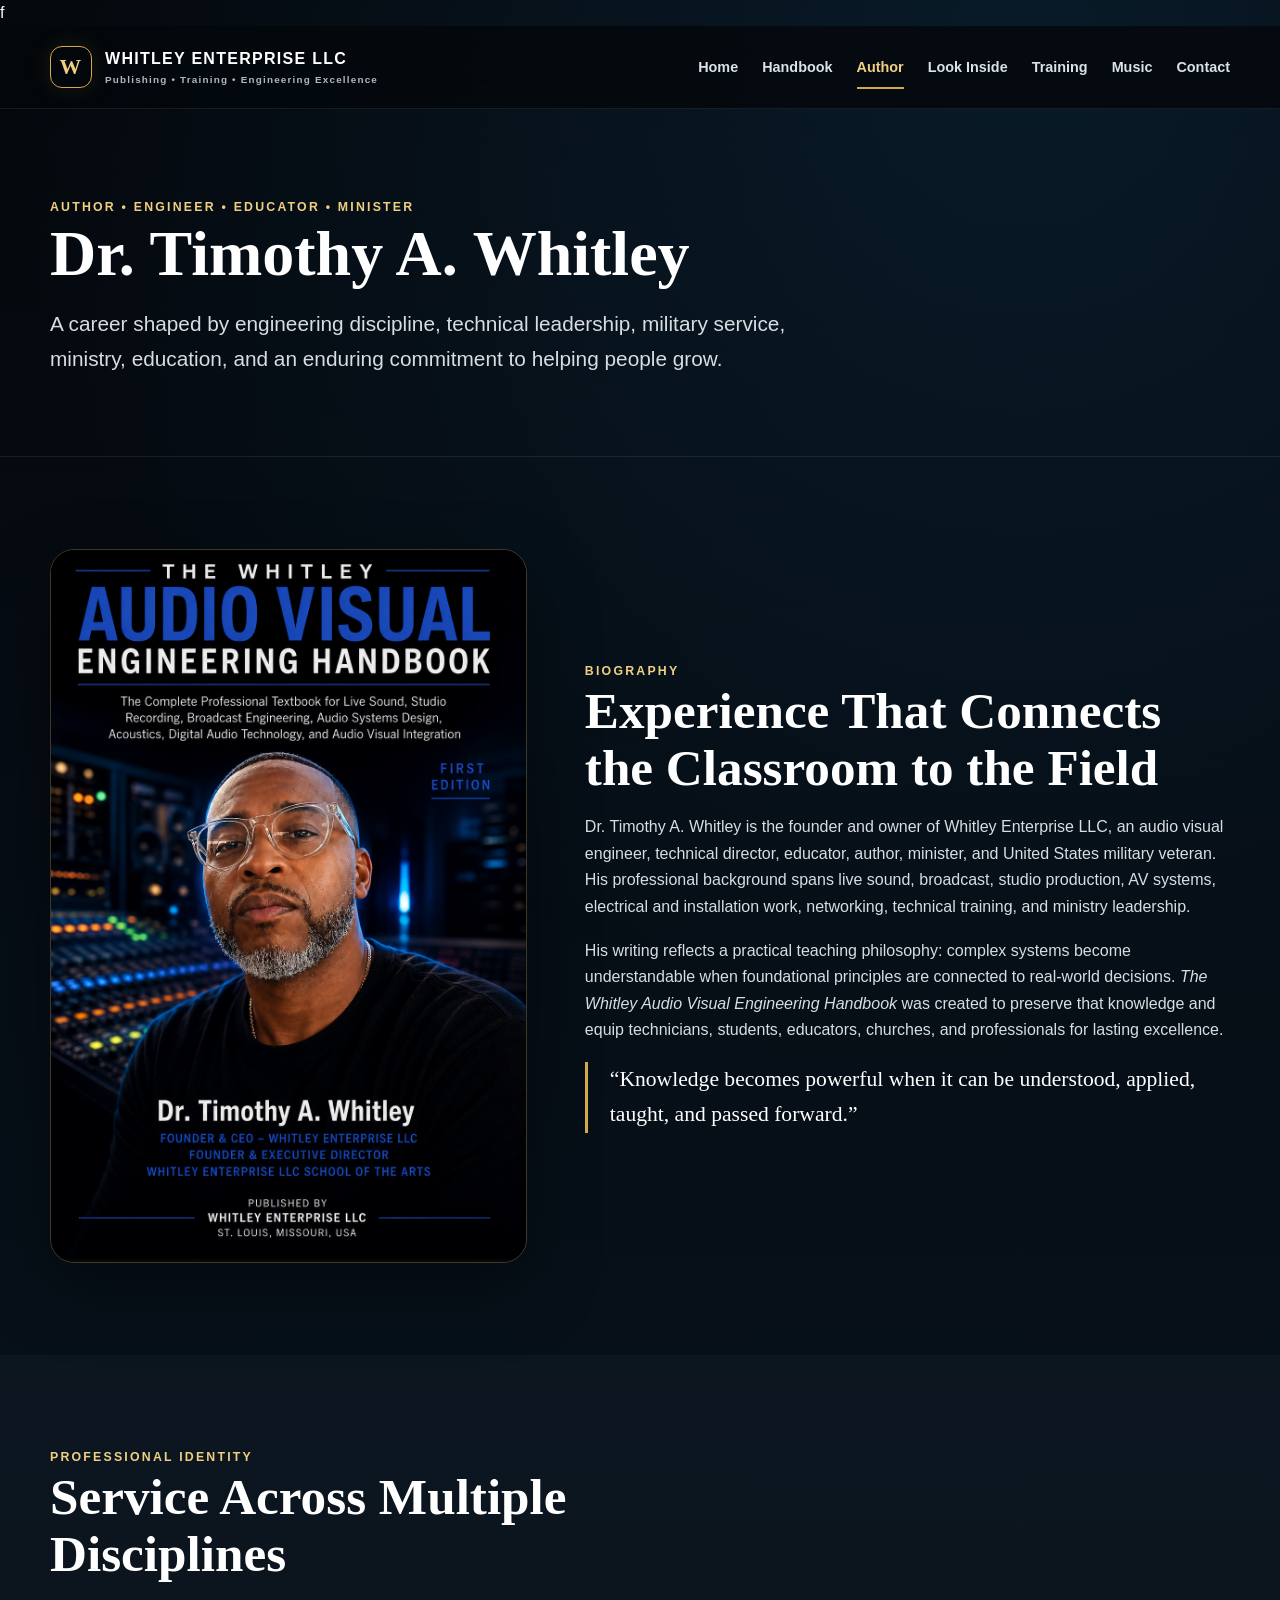
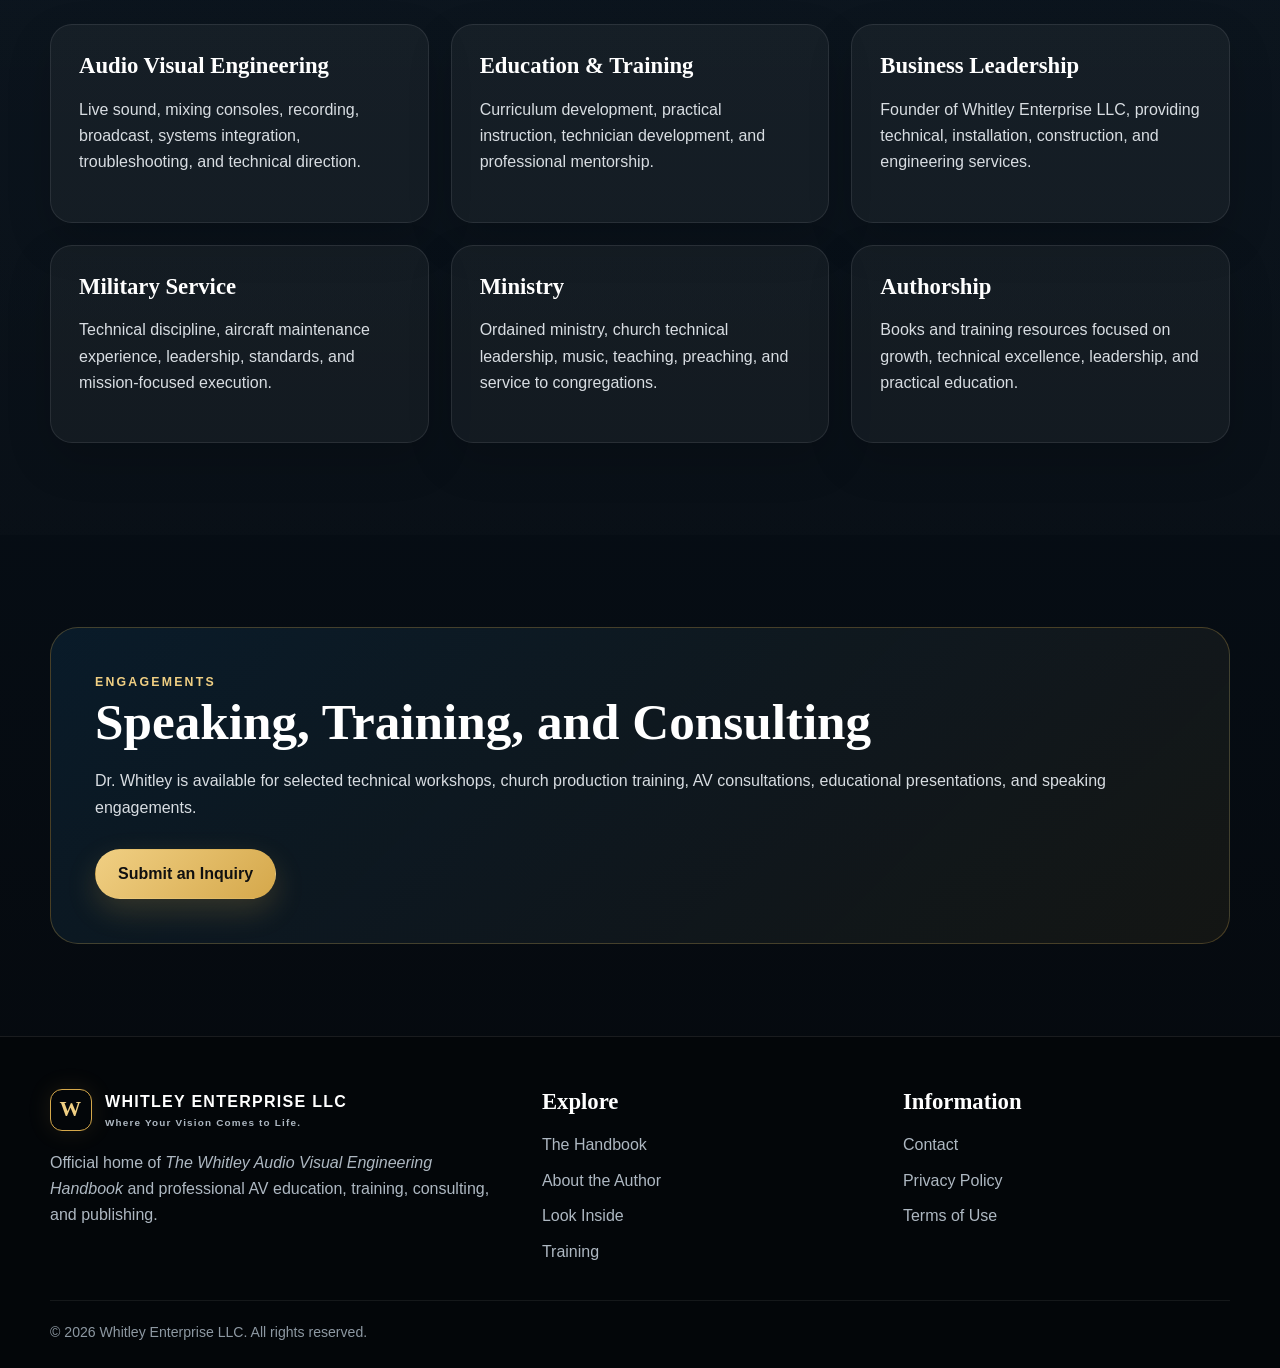
<file: author.html>
f<!doctype html>
<html lang="en">
<head>
<meta charset="utf-8"><meta name="viewport" content="width=device-width,initial-scale=1">
<title>Dr. Timothy A. Whitley | Author</title>
<meta name="description" content="Biography of Dr. Timothy A. Whitley, author and audio visual engineer.">
<link rel="icon" href="assets/images/favicon.svg" type="image/svg+xml">
<link rel="stylesheet" href="assets/css/styles.css">
</head>
<body>

<header class="site-header">
  <div class="container nav-wrap">
    <a class="brand" href="index.html">
      <span class="brand-mark">W</span>
      <span class="brand-copy">WHITLEY ENTERPRISE LLC<small>Publishing • Training • Engineering Excellence</small></span>
    </a>
    <button class="menu-btn" aria-label="Open navigation">☰</button>
    <nav class="nav-links"><a class="" href="index.html">Home</a>
<a class="" href="handbook.html">Handbook</a>
<a class="active" href="author.html">Author</a>
<a class="" href="preview.html">Look Inside</a>
<a class="" href="training.html">Training</a>
<a href="https://tw2698.github.io/timothy-whitley-music/" target="_blank">Music</a>      
<a class="" href="contact.html">Contact</a></nav>
  </div>
</header>

<main>
<section class="page-hero"><div class="container"><div class="eyebrow">Author • Engineer • Educator • Minister</div><h1>Dr. Timothy A. Whitley</h1><p class="lead">A career shaped by engineering discipline, technical leadership, military service, ministry, education, and an enduring commitment to helping people grow.</p></div></section>
<section class="section"><div class="container author-split">
<img class="portrait" src="assets/images/dr-timothy-whitley.jpg" alt="Dr. Timothy A. Whitley">
<div><div class="eyebrow">Biography</div><h2>Experience That Connects the Classroom to the Field</h2><p>Dr. Timothy A. Whitley is the founder and owner of Whitley Enterprise LLC, an audio visual engineer, technical director, educator, author, minister, and United States military veteran. His professional background spans live sound, broadcast, studio production, AV systems, electrical and installation work, networking, technical training, and ministry leadership.</p>
<p>His writing reflects a practical teaching philosophy: complex systems become understandable when foundational principles are connected to real-world decisions. <em>The Whitley Audio Visual Engineering Handbook</em> was created to preserve that knowledge and equip technicians, students, educators, churches, and professionals for lasting excellence.</p>
<p class="quote">“Knowledge becomes powerful when it can be understood, applied, taught, and passed forward.”</p></div>
</div></section>
<section class="section section-soft"><div class="container"><div class="section-head"><div class="eyebrow">Professional Identity</div><h2>Service Across Multiple Disciplines</h2></div>
<div class="grid-3">
<div class="card"><h3>Audio Visual Engineering</h3><p>Live sound, mixing consoles, recording, broadcast, systems integration, troubleshooting, and technical direction.</p></div>
<div class="card"><h3>Education & Training</h3><p>Curriculum development, practical instruction, technician development, and professional mentorship.</p></div>
<div class="card"><h3>Business Leadership</h3><p>Founder of Whitley Enterprise LLC, providing technical, installation, construction, and engineering services.</p></div>
<div class="card"><h3>Military Service</h3><p>Technical discipline, aircraft maintenance experience, leadership, standards, and mission-focused execution.</p></div>
<div class="card"><h3>Ministry</h3><p>Ordained ministry, church technical leadership, music, teaching, preaching, and service to congregations.</p></div>
<div class="card"><h3>Authorship</h3><p>Books and training resources focused on growth, technical excellence, leadership, and practical education.</p></div>
</div></div></section>
<section class="section"><div class="container callout"><div class="eyebrow">Engagements</div><h2>Speaking, Training, and Consulting</h2><p>Dr. Whitley is available for selected technical workshops, church production training, AV consultations, educational presentations, and speaking engagements.</p><div class="btn-row"><a class="btn btn-primary" href="contact.html">Submit an Inquiry</a></div></div></section>
</main>


<footer class="site-footer">
  <div class="container">
    <div class="footer-grid">
      <div>
        <div class="brand"><span class="brand-mark">W</span><span class="brand-copy">WHITLEY ENTERPRISE LLC<small>Where Your Vision Comes to Life.</small></span></div>
        <p class="muted" style="margin-top:18px">Official home of <em>The Whitley Audio Visual Engineering Handbook</em> and professional AV education, training, consulting, and publishing.</p>
      </div>
      <div><h3>Explore</h3><div class="footer-links"><a href="handbook.html">The Handbook</a><a href="author.html">About the Author</a><a href="preview.html">Look Inside</a><a href="training.html">Training</a></div></div>
      <div><h3>Information</h3><div class="footer-links"><a href="contact.html">Contact</a><a href="privacy.html">Privacy Policy</a><a href="terms.html">Terms of Use</a></div></div>
    </div>
    <div class="copyright">© <span data-year></span> Whitley Enterprise LLC. All rights reserved.</div>
  </div>
</footer>
<script src="assets/js/script.js"></script>

</body></html>
</file>
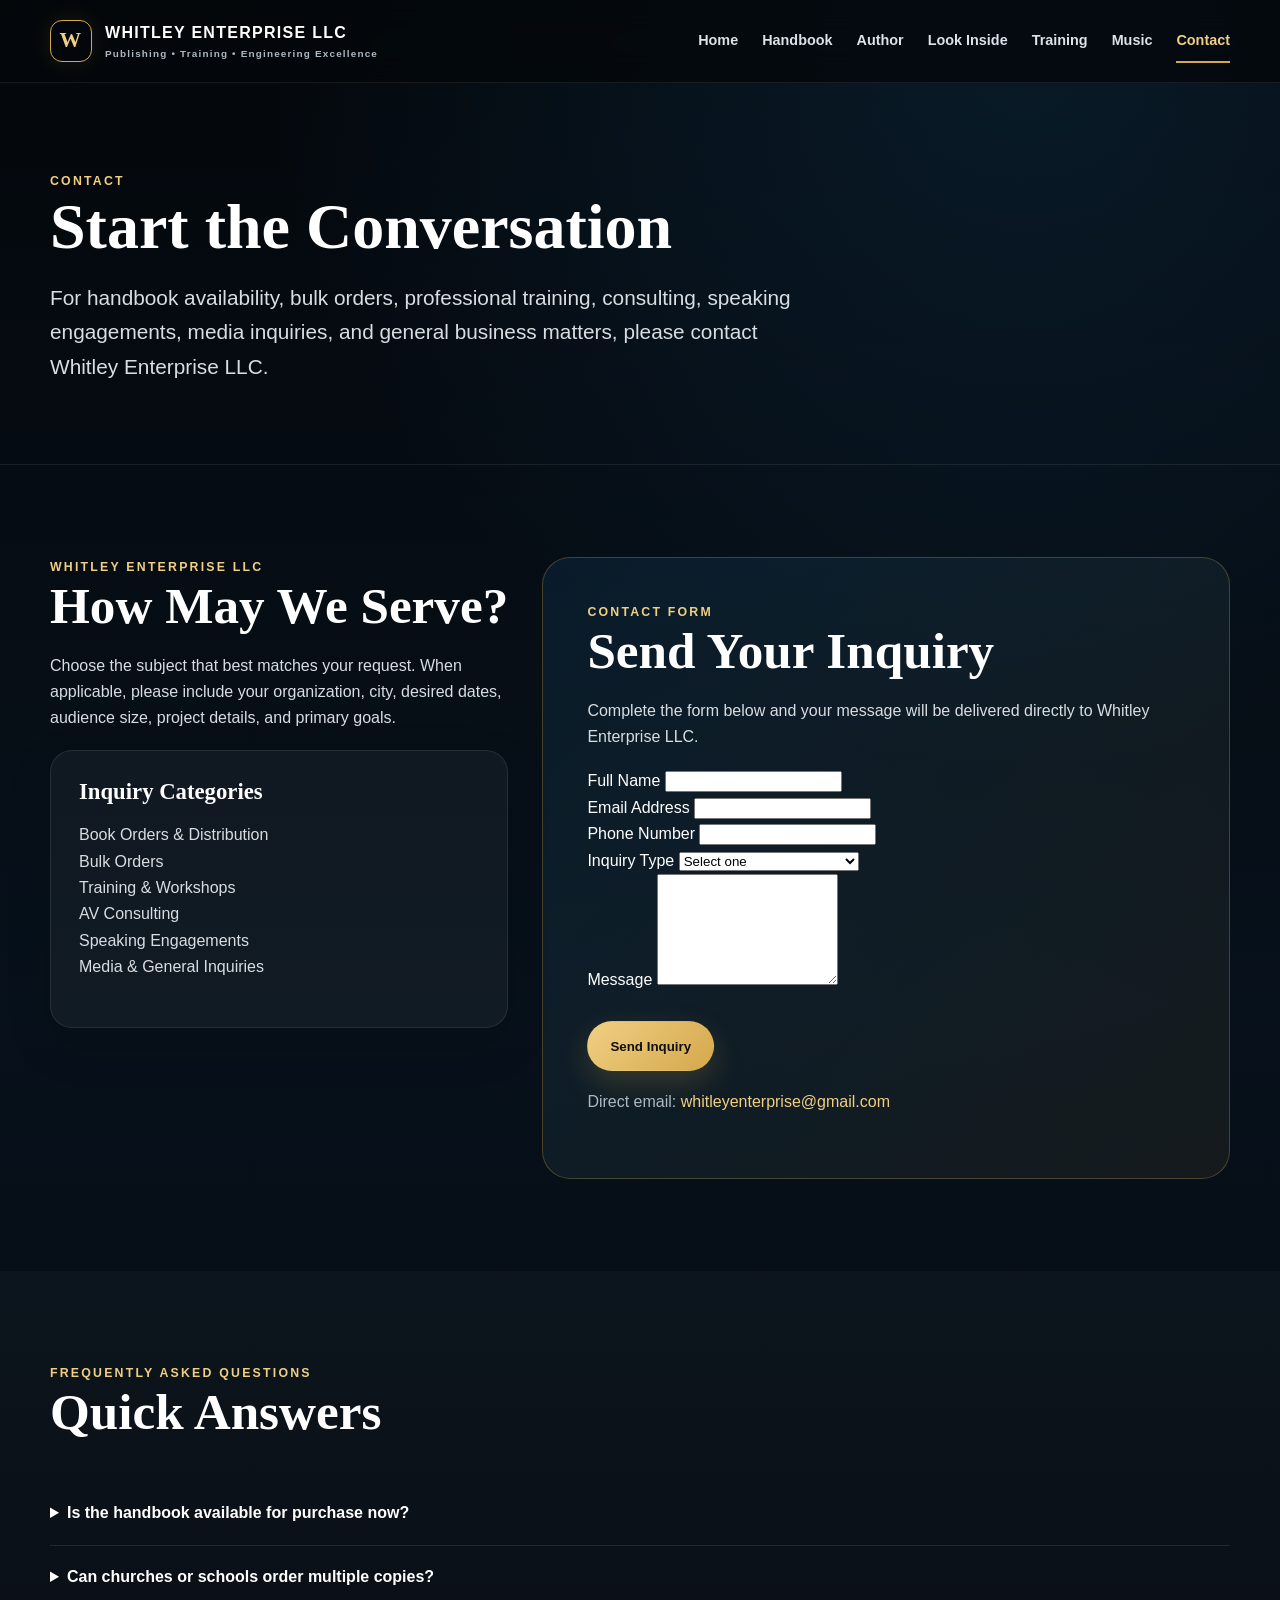
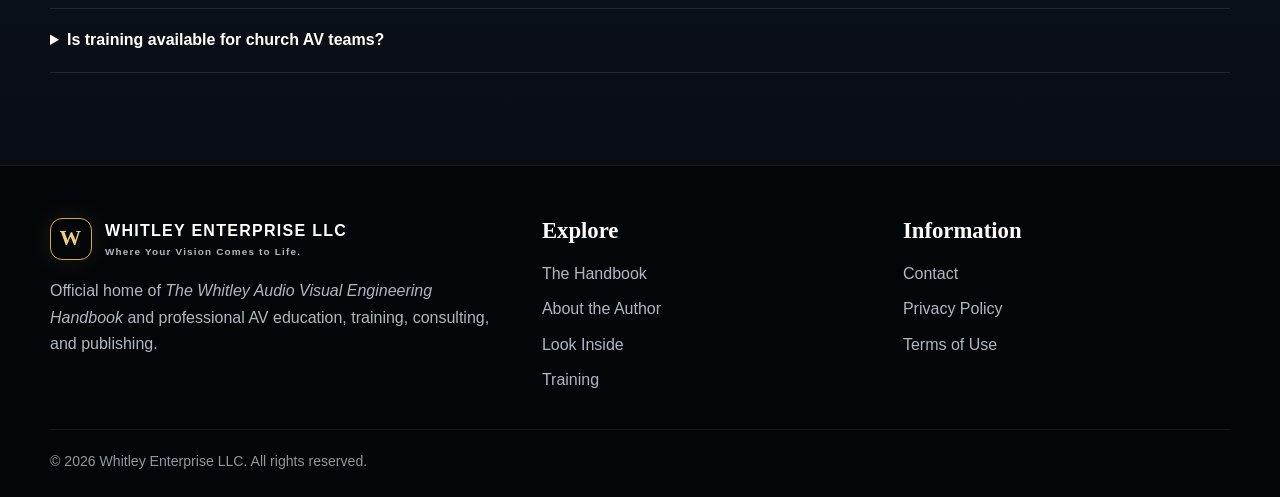
<file: contact.html>
<!doctype html>
<html lang="en">
<head>
  <meta charset="utf-8">
  <meta name="viewport" content="width=device-width, initial-scale=1">

  <title>Contact | Whitley Enterprise LLC</title>

  <meta
    name="description"
    content="Contact Whitley Enterprise LLC regarding handbook orders, professional AV training, consulting, speaking engagements, and general business inquiries."
  >

  <link rel="icon" href="assets/images/favicon.svg" type="image/svg+xml">
  <link rel="stylesheet" href="assets/css/styles.css">
</head>

<body>

  <header class="site-header">
    <div class="container nav-wrap">

      <a class="brand" href="index.html">
        <span class="brand-mark">W</span>

        <span class="brand-copy">
          WHITLEY ENTERPRISE LLC
          <small>Publishing • Training • Engineering Excellence</small>
        </span>
      </a>

      <button class="menu-btn" aria-label="Open navigation">☰</button>

      <nav class="nav-links">
        <a href="index.html">Home</a>
        <a href="handbook.html">Handbook</a>
        <a href="author.html">Author</a>
        <a href="preview.html">Look Inside</a>
        <a class="" href="training.html">Training</a>
        <a href="https://tw2698.github.io/timothy-whitley-music/" target="_blank">Music</a>
        <a class="active" href="contact.html">Contact</a></nav>
      </nav>

    </div>
  </header>

  <main>

    <section class="page-hero">
      <div class="container">
        <div class="eyebrow">Contact</div>

        <h1>Start the Conversation</h1>

        <p class="lead">
          For handbook availability, bulk orders, professional training,
          consulting, speaking engagements, media inquiries, and general
          business matters, please contact Whitley Enterprise LLC.
        </p>
      </div>
    </section>

    <section class="section">
      <div class="container contact-grid">

        <div class="contact-card">
          <div class="eyebrow">Whitley Enterprise LLC</div>

          <h2>How May We Serve?</h2>

          <p>
            Choose the subject that best matches your request. When applicable,
            please include your organization, city, desired dates, audience
            size, project details, and primary goals.
          </p>

          <div class="card">
            <h3>Inquiry Categories</h3>

            <p>
              Book Orders &amp; Distribution<br>
              Bulk Orders<br>
              Training &amp; Workshops<br>
              AV Consulting<br>
              Speaking Engagements<br>
              Media &amp; General Inquiries
            </p>
          </div>
        </div>

        <div class="callout">
          <div class="eyebrow">Contact Form</div>

          <h2>Send Your Inquiry</h2>

          <p>
            Complete the form below and your message will be delivered directly
            to Whitley Enterprise LLC.
          </p>

          <form
            action="https://formsubmit.co/whitleyenterprise@gmail.com"
            method="POST"
          >
            <input
              type="hidden"
              name="_subject"
              value="New Website Inquiry - Whitley Enterprise LLC"
            >

            <input
              type="hidden"
              name="_captcha"
              value="false"
            >

            <input
              type="hidden"
              name="_template"
              value="table"
            >

            <input
              type="hidden"
              name="_next"
              value="https://whitleyenterprisellc.com/contact.html"
            >

            <div class="form-group">
              <label for="name">Full Name</label>
              <input
                id="name"
                name="name"
                type="text"
                required
              >
            </div>

            <div class="form-group">
              <label for="email">Email Address</label>
              <input
                id="email"
                name="email"
                type="email"
                required
              >
            </div>

            <div class="form-group">
              <label for="phone">Phone Number</label>
              <input
                id="phone"
                name="phone"
                type="tel"
              >
            </div>

            <div class="form-group">
              <label for="subject">Inquiry Type</label>
              <select
                id="subject"
                name="inquiry_type"
                required
              >
                <option value="">Select one</option>
                <option value="Book Orders and Distribution">
                  Book Orders &amp; Distribution
                </option>
                <option value="Bulk Orders">Bulk Orders</option>
                <option value="Training and Workshops">
                  Training &amp; Workshops
                </option>
                <option value="AV Consulting">AV Consulting</option>
                <option value="Speaking Engagements">
                  Speaking Engagements
                </option>
                <option value="Media and General Inquiries">
                  Media &amp; General Inquiries
                </option>
              </select>
            </div>

            <div class="form-group">
              <label for="message">Message</label>
              <textarea
                id="message"
                name="message"
                rows="7"
                required
              ></textarea>
            </div>

            <div class="btn-row">
              <button class="btn btn-primary" type="submit">
                Send Inquiry
              </button>
            </div>
          </form>

          <p class="muted" style="margin-top:18px;">
            Direct email:
            <a
              class="gold"
              href="mailto:whitleyenterprise@gmail.com"
            >
              whitleyenterprise@gmail.com
            </a>
          </p>
        </div>

      </div>
    </section>

    <section class="section section-soft">
      <div class="container faq">

        <div class="section-head">
          <div class="eyebrow">Frequently Asked Questions</div>
          <h2>Quick Answers</h2>
        </div>

        <details>
          <summary>Is the handbook available for purchase now?</summary>

          <p>
            Retail purchase links will be added as soon as the final
            distribution listings are active.
          </p>
        </details>

        <details>
          <summary>Can churches or schools order multiple copies?</summary>

          <p>
            Yes. Bulk-order inquiries are welcome and may be coordinated
            through the contact form.
          </p>
        </details>

        <details>
          <summary>Is training available for church AV teams?</summary>

          <p>
            Training programs and customized workshops are being developed for
            churches, schools, organizations, and production teams.
          </p>
        </details>

      </div>
    </section>

  </main>

  <footer class="site-footer">
    <div class="container">

      <div class="footer-grid">

        <div>
          <div class="brand">
            <span class="brand-mark">W</span>

            <span class="brand-copy">
              WHITLEY ENTERPRISE LLC
              <small>Where Your Vision Comes to Life.</small>
            </span>
          </div>

          <p class="muted" style="margin-top:18px;">
            Official home of
            <em>The Whitley Audio Visual Engineering Handbook</em>
            and professional AV education, training, consulting, and publishing.
          </p>
        </div>

        <div>
          <h3>Explore</h3>

          <div class="footer-links">
            <a href="handbook.html">The Handbook</a>
            <a href="author.html">About the Author</a>
            <a href="preview.html">Look Inside</a>
            <a href="training.html">Training</a>
          </div>
        </div>

        <div>
          <h3>Information</h3>

          <div class="footer-links">
            <a href="contact.html">Contact</a>
            <a href="privacy.html">Privacy Policy</a>
            <a href="terms.html">Terms of Use</a>
          </div>
        </div>

      </div>

      <div class="copyright">
        © <span data-year></span> Whitley Enterprise LLC. All rights reserved.
      </div>

    </div>
  </footer>

  <script src="assets/js/script.js"></script>

</body>
</html>
</file>
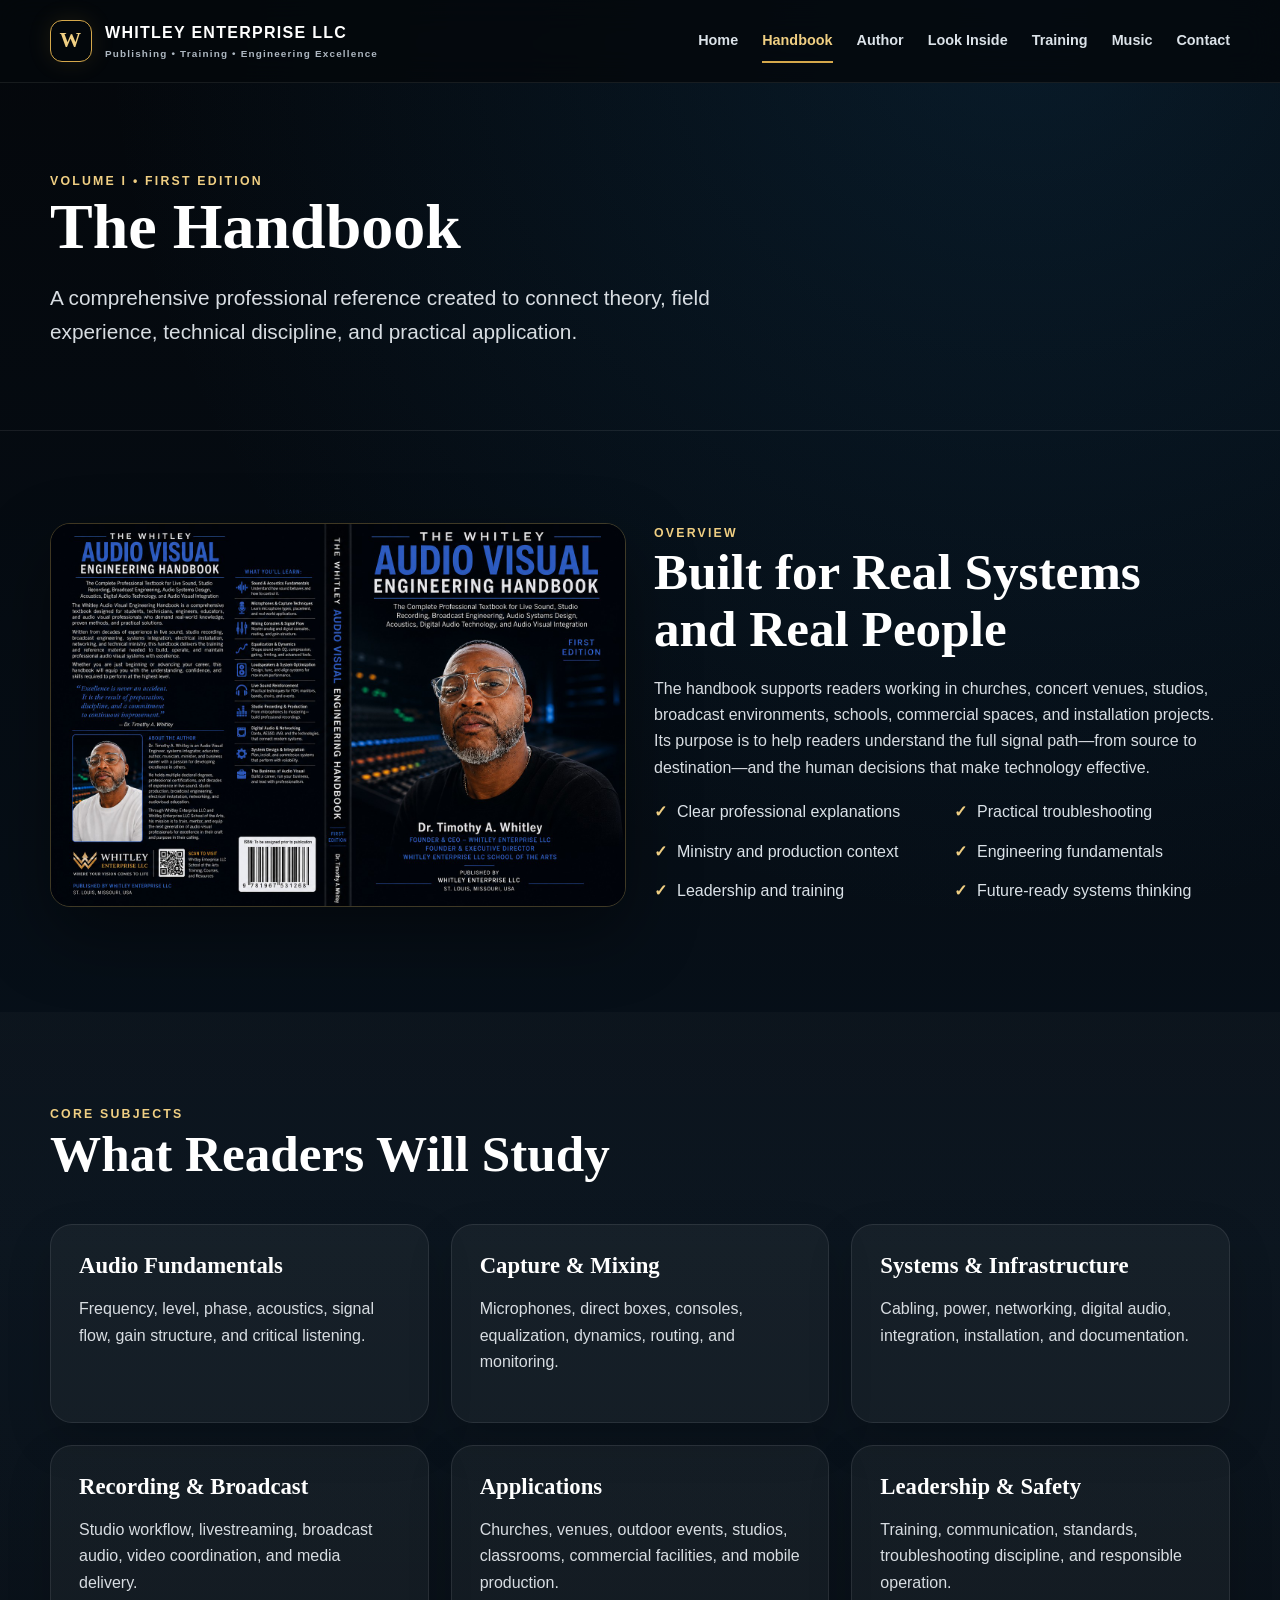
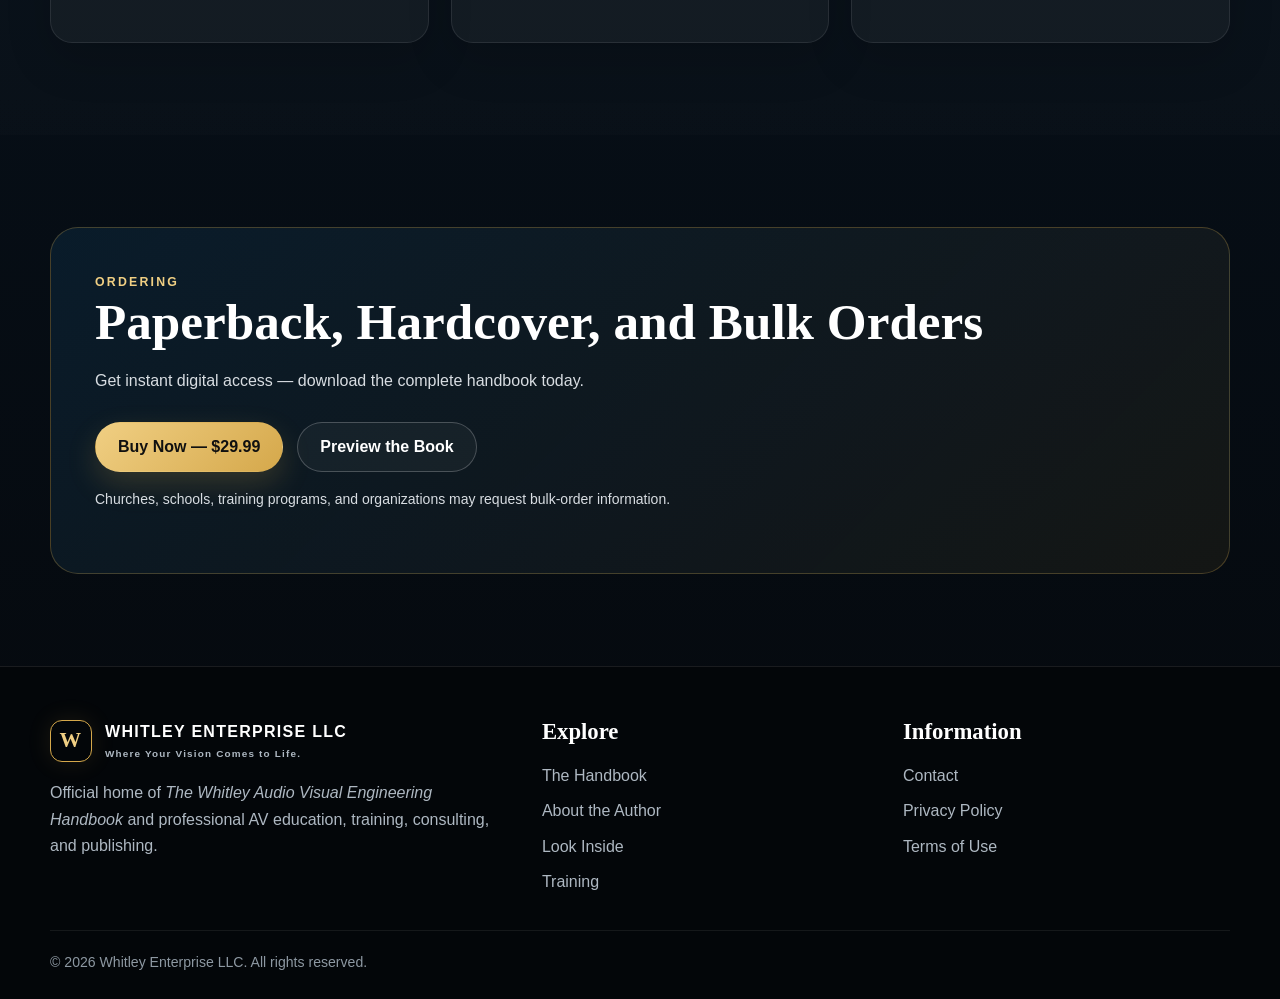
<file: handbook.html>
<!doctype html>
<html lang="en">
<head>
<meta charset="utf-8"><meta name="viewport" content="width=device-width,initial-scale=1">
<title>The Handbook | Whitley Enterprise LLC</title>
<meta name="description" content="Explore Volume I of The Whitley Audio Visual Engineering Handbook.">
<link rel="icon" href="assets/images/favicon.svg" type="image/svg+xml">
<link rel="stylesheet" href="assets/css/styles.css">
</head>
<body>

<header class="site-header">
  <div class="container nav-wrap">
    <a class="brand" href="index.html">
      <span class="brand-mark">W</span>
      <span class="brand-copy">WHITLEY ENTERPRISE LLC<small>Publishing • Training • Engineering Excellence</small></span>
    </a>
    <button class="menu-btn" aria-label="Open navigation">☰</button>
    <nav class="nav-links"><a class="" href="index.html">Home</a>
<a class="active" href="handbook.html">Handbook</a>
<a class="" href="author.html">Author</a>
<a class="" href="preview.html">Look Inside</a>
<a class="" href="training.html">Training</a>
<a href="https://tw2698.github.io/timothy-whitley-music/" target="_blank">Music</a>
<a class="" href="contact.html">Contact</a></nav>
  </div>
</header>

<main>
<section class="page-hero"><div class="container"><div class="eyebrow">Volume I • First Edition</div><h1>The Handbook</h1><p class="lead">A comprehensive professional reference created to connect theory, field experience, technical discipline, and practical application.</p></div></section>
<section class="section"><div class="container grid-2">
  <div><img class="wrap-image" src="assets/images/book-wrap.jpg" alt="Full cover wrap of The Whitley Audio Visual Engineering Handbook"></div>
  <div><div class="eyebrow">Overview</div><h2>Built for Real Systems and Real People</h2><p>The handbook supports readers working in churches, concert venues, studios, broadcast environments, schools, commercial spaces, and installation projects. Its purpose is to help readers understand the full signal path—from source to destination—and the human decisions that make technology effective.</p>
  <ul class="feature-list"><li>Clear professional explanations</li><li>Practical troubleshooting</li><li>Ministry and production context</li><li>Engineering fundamentals</li><li>Leadership and training</li><li>Future-ready systems thinking</li></ul></div>
</div></section>
<section class="section section-soft"><div class="container"><div class="section-head"><div class="eyebrow">Core Subjects</div><h2>What Readers Will Study</h2></div>
<div class="grid-3">
<div class="card"><h3>Audio Fundamentals</h3><p>Frequency, level, phase, acoustics, signal flow, gain structure, and critical listening.</p></div>
<div class="card"><h3>Capture & Mixing</h3><p>Microphones, direct boxes, consoles, equalization, dynamics, routing, and monitoring.</p></div>
<div class="card"><h3>Systems & Infrastructure</h3><p>Cabling, power, networking, digital audio, integration, installation, and documentation.</p></div>
<div class="card"><h3>Recording & Broadcast</h3><p>Studio workflow, livestreaming, broadcast audio, video coordination, and media delivery.</p></div>
<div class="card"><h3>Applications</h3><p>Churches, venues, outdoor events, studios, classrooms, commercial facilities, and mobile production.</p></div>
<div class="card"><h3>Leadership & Safety</h3><p>Training, communication, standards, troubleshooting discipline, and responsible operation.</p></div>
</div></div></section>
<section class="section"><div class="container callout"><div class="eyebrow">Ordering</div><h2>Paperback, Hardcover, and Bulk Orders</h2><p>Get instant digital access — download the complete handbook today.</p><div class="btn-row"><a class="btn btn-primary" href="https://whitleyenterprisellc.gumroad.com/l/handbook" target="_blank">Buy Now — $29.99</a><a class="btn btn-secondary" href="preview.html">Preview the Book</a></div><p style="margin-top:16px;font-size:14px;">Churches, schools, training programs, and organizations may <a href="contact.html">request bulk-order information</a>.</p></div></section>
</main>


<footer class="site-footer">
  <div class="container">
    <div class="footer-grid">
      <div>
        <div class="brand"><span class="brand-mark">W</span><span class="brand-copy">WHITLEY ENTERPRISE LLC<small>Where Your Vision Comes to Life.</small></span></div>
        <p class="muted" style="margin-top:18px">Official home of <em>The Whitley Audio Visual Engineering Handbook</em> and professional AV education, training, consulting, and publishing.</p>
      </div>
      <div><h3>Explore</h3><div class="footer-links"><a href="handbook.html">The Handbook</a><a href="author.html">About the Author</a><a href="preview.html">Look Inside</a><a href="training.html">Training</a></div></div>
      <div><h3>Information</h3><div class="footer-links"><a href="contact.html">Contact</a><a href="privacy.html">Privacy Policy</a><a href="terms.html">Terms of Use</a></div></div>
    </div>
    <div class="copyright">© <span data-year></span> Whitley Enterprise LLC. All rights reserved.</div>
  </div>
</footer>
<script src="assets/js/script.js"></script>

</body></html>
</file>
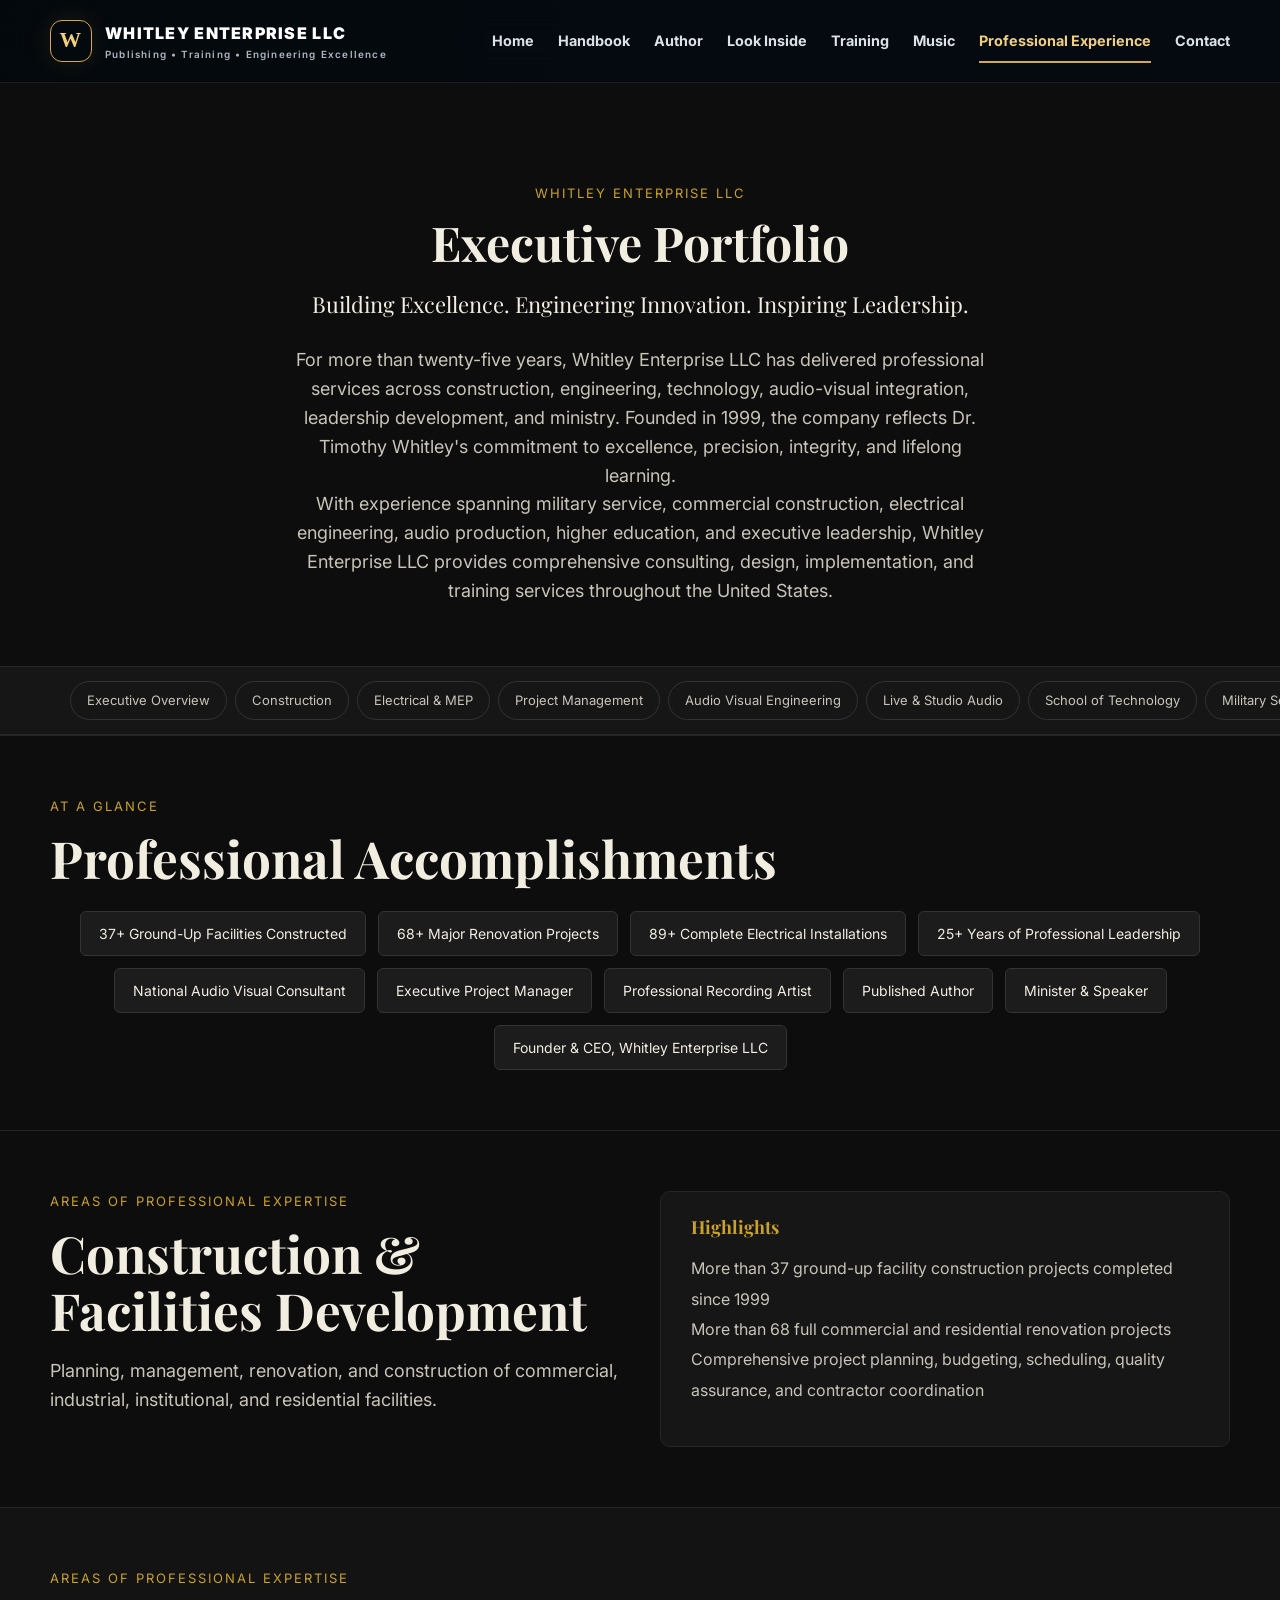
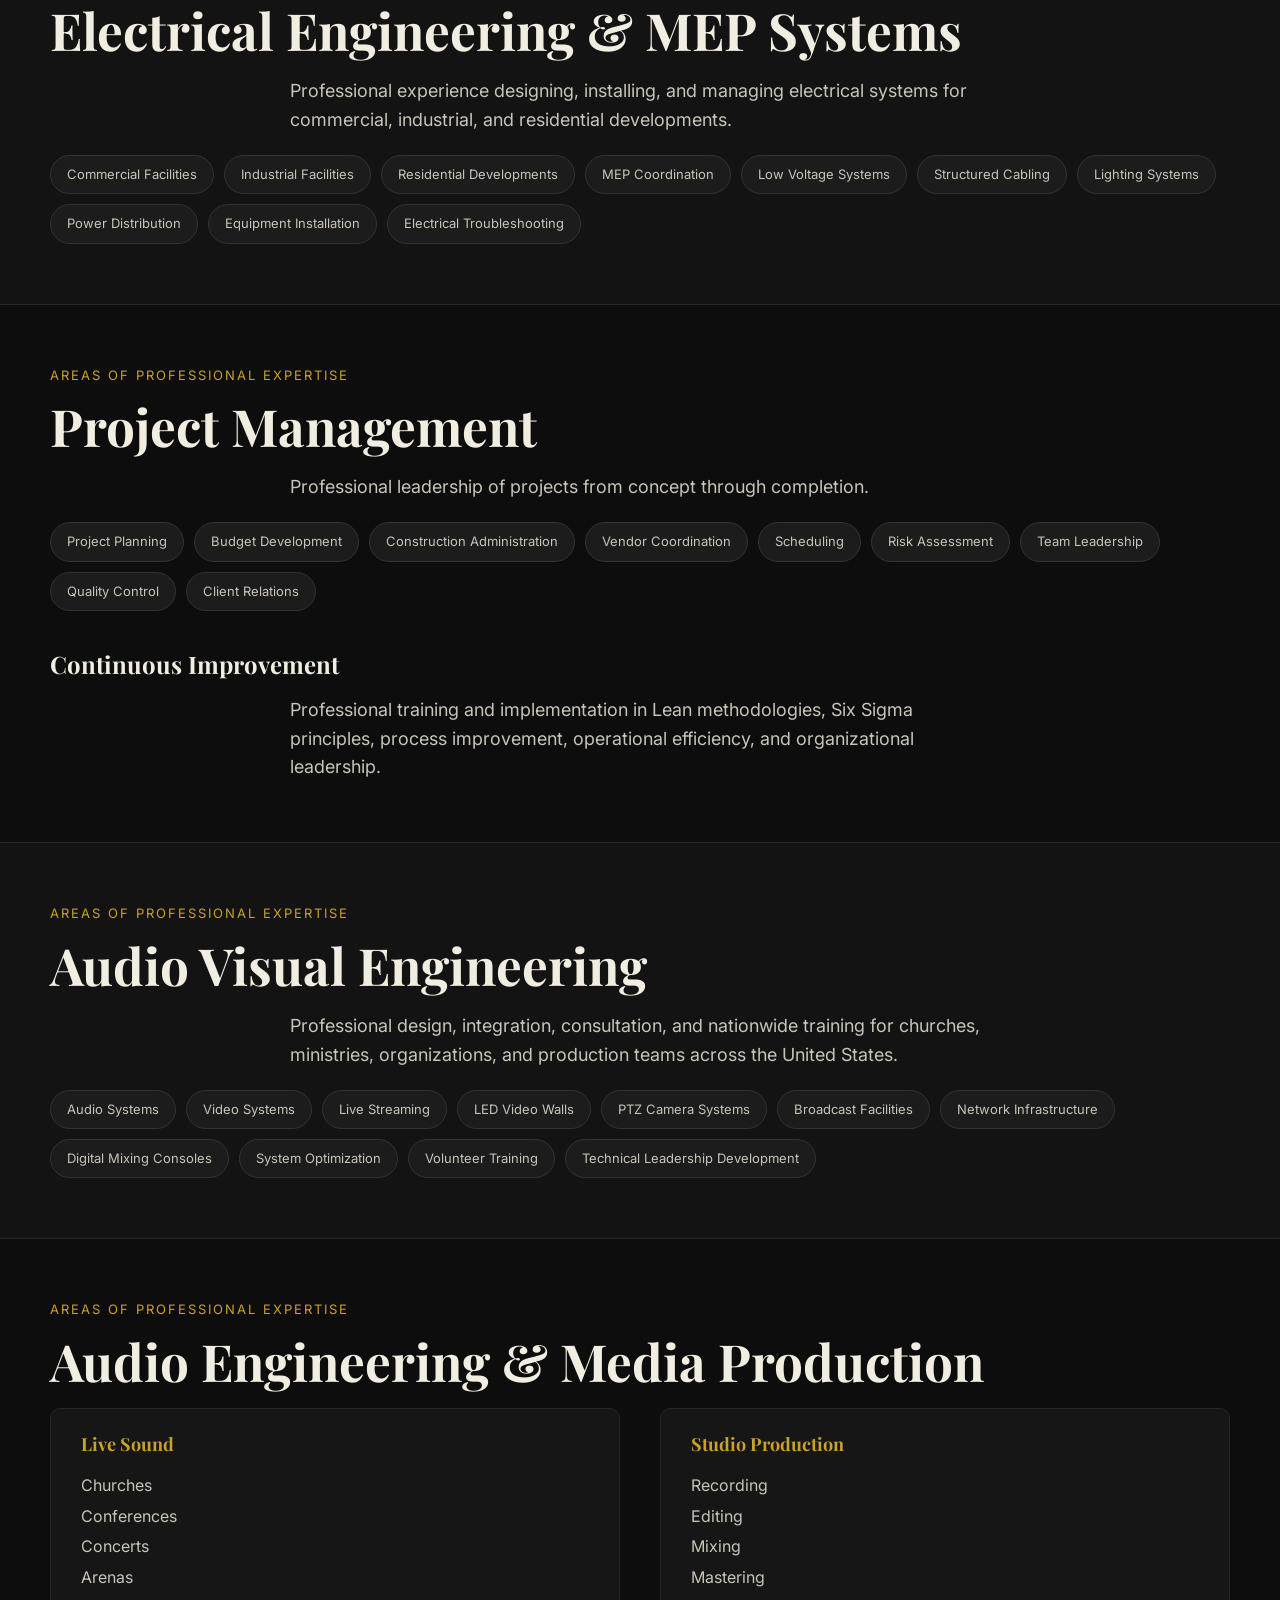
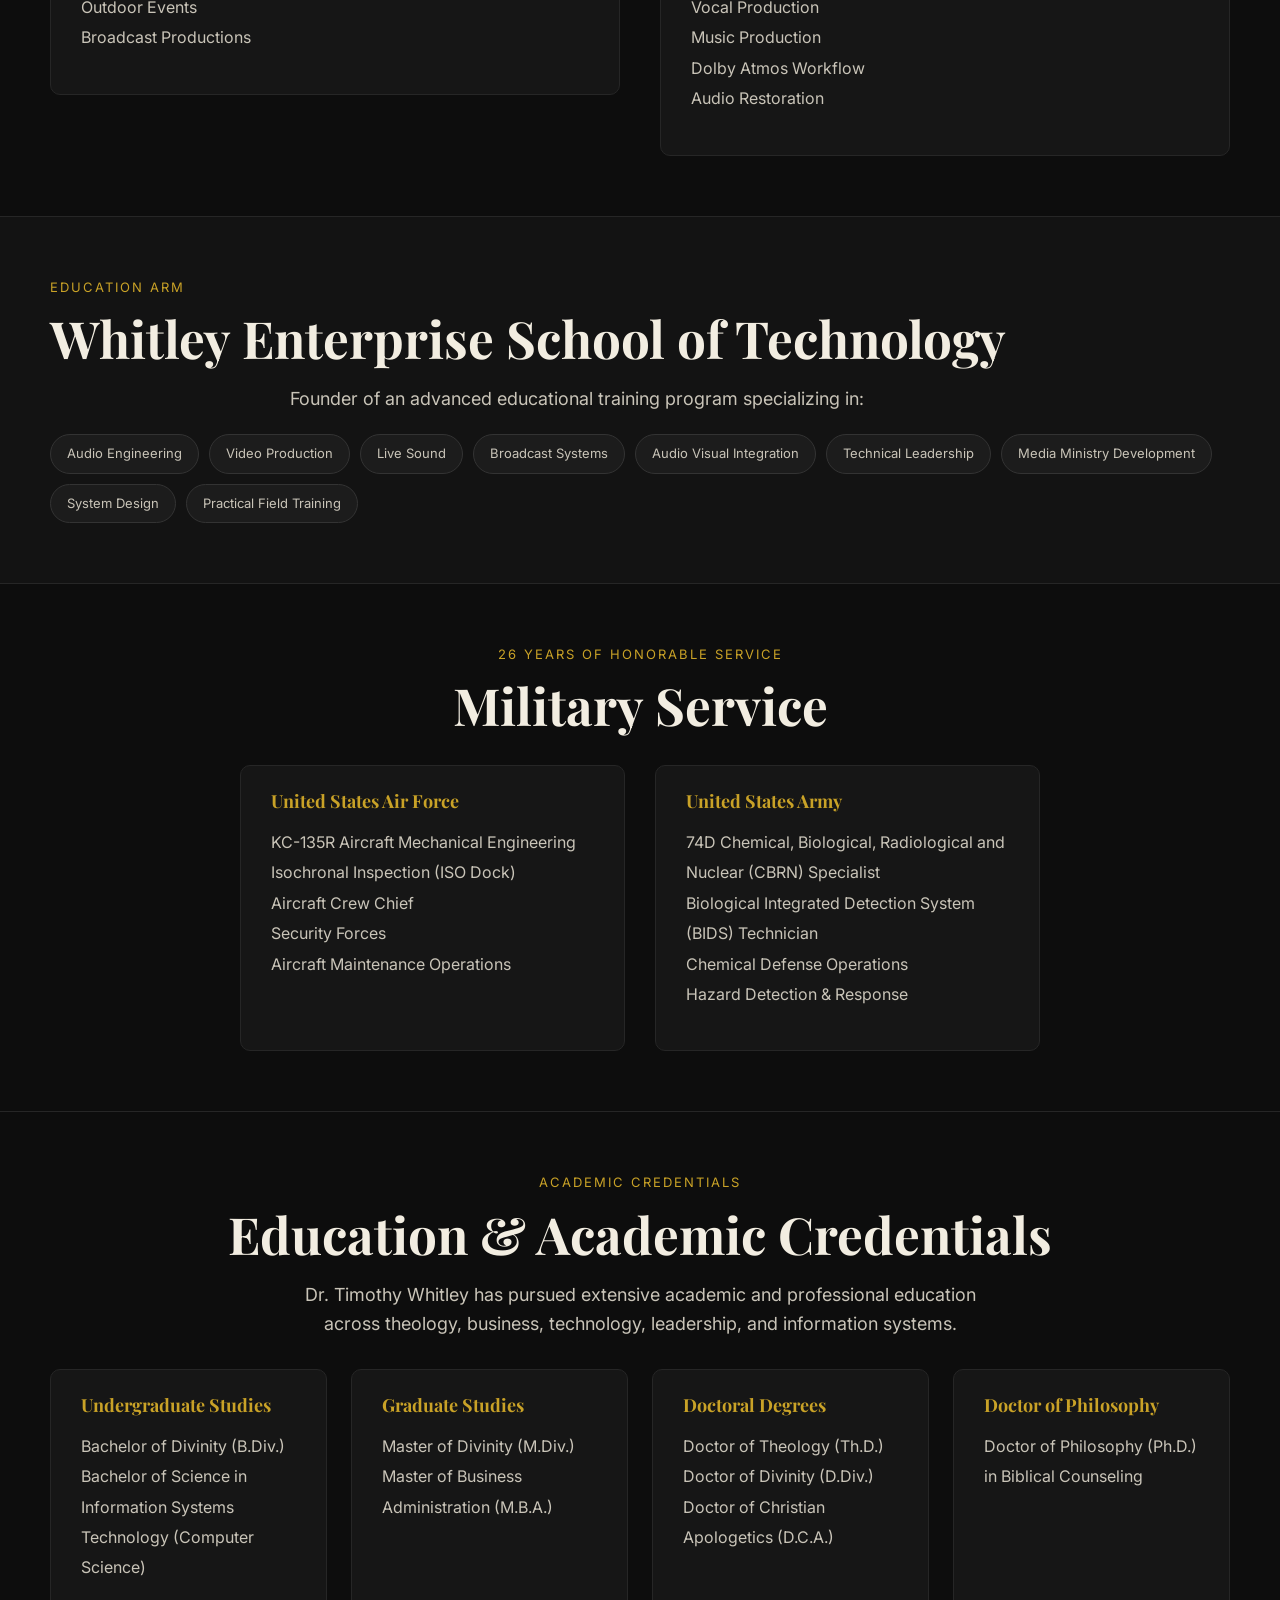
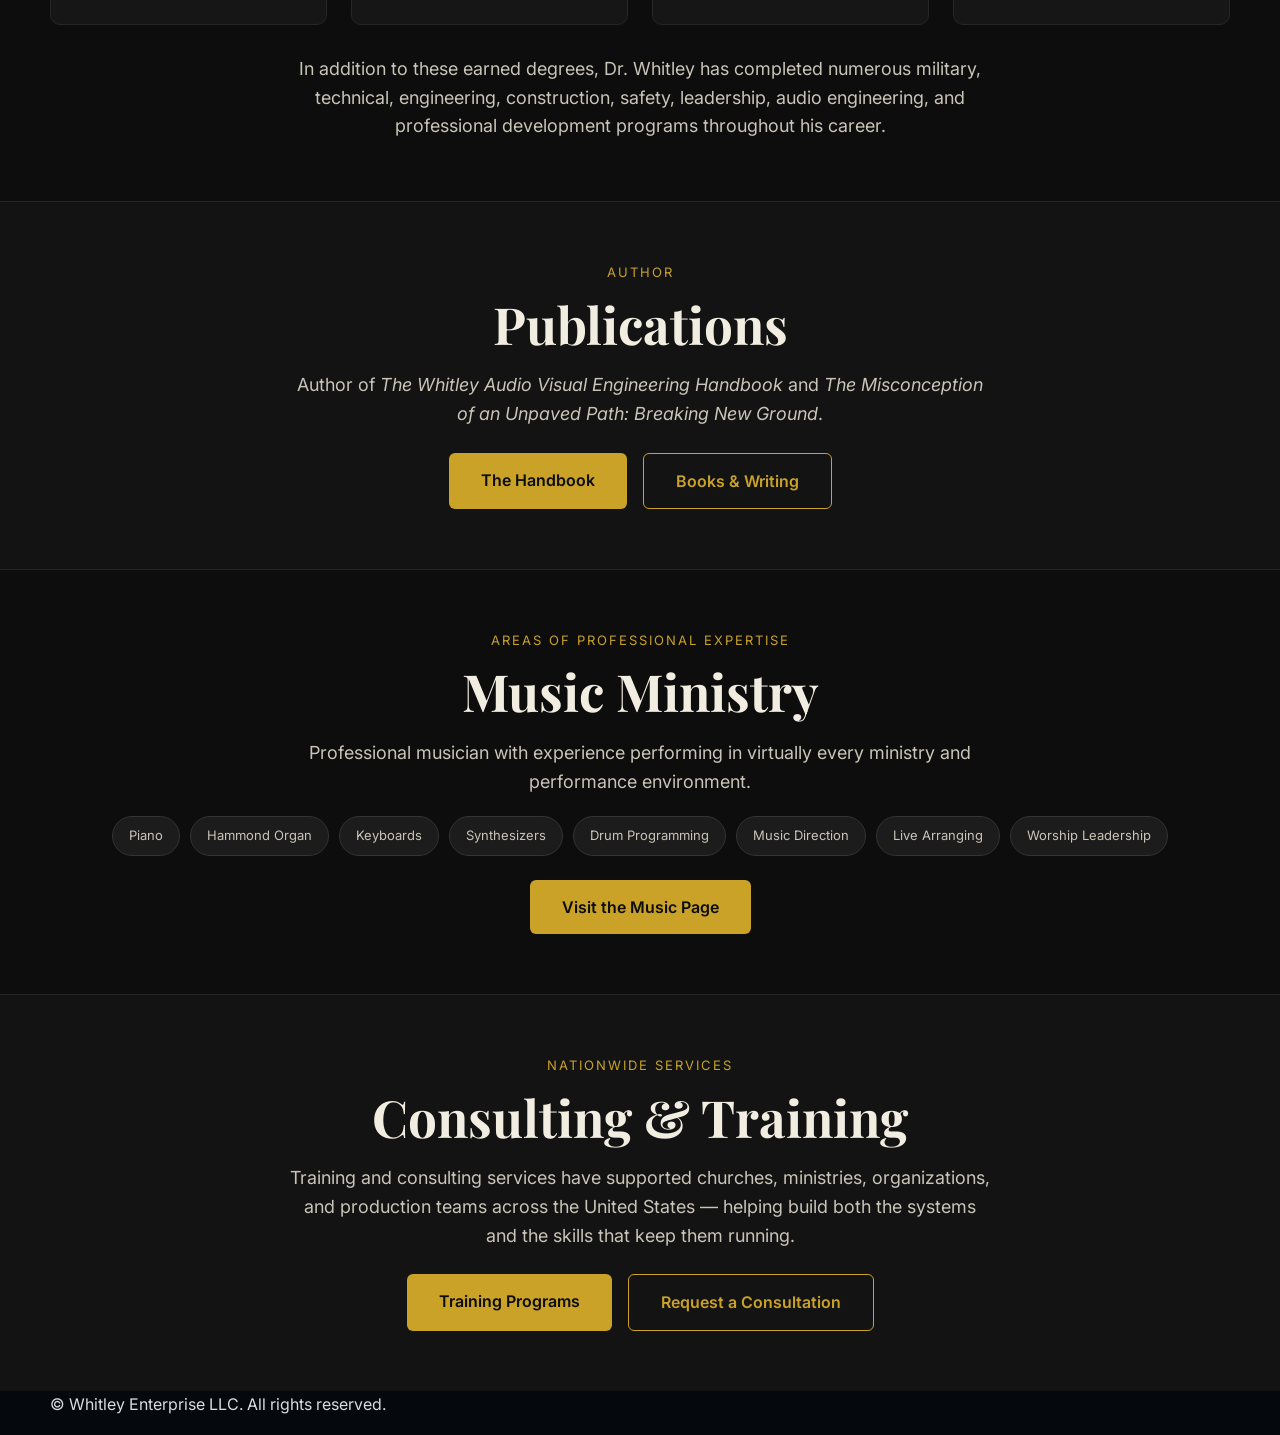
<file: portfolio.html>
<!doctype html>
<html lang="en">
<head>
<meta charset="UTF-8"><meta name="viewport" content="width=device-width,initial-scale=1">
<meta name="description" content="The Executive Portfolio of Dr. Timothy A. Whitley — Founder & CEO of Whitley Enterprise LLC. Construction, electrical & MEP, project management, audio-visual engineering, music, military service, and academic credentials.">
<title>Executive Portfolio | Whitley Enterprise LLC</title>
<link rel="icon" href="assets/images/favicon.svg" type="image/svg+xml">
<link rel="preconnect" href="https://fonts.googleapis.com">
<link rel="preconnect" href="https://fonts.gstatic.com" crossorigin>
<link href="https://fonts.googleapis.com/css2?family=Playfair+Display:wght@500;600;700&family=Inter:wght@400;500;600&display=swap" rel="stylesheet">
<link rel="stylesheet" href="assets/css/styles.css">
<link rel="stylesheet" href="assets/css/portfolio.css">
</head>
<body>

<header class="site-header">
  <div class="container nav-wrap">
    <a class="brand" href="index.html">
      <span class="brand-mark">W</span>
      <span class="brand-copy">WHITLEY ENTERPRISE LLC<small>Publishing • Training • Engineering Excellence</small></span>
    </a>
    <button class="menu-btn" aria-label="Open navigation">&#9776;</button>
    <nav class="nav-links">
      <a href="index.html">Home</a>
      <a href="handbook.html">Handbook</a>
      <a href="author.html">Author</a>
      <a href="preview.html">Look Inside</a>
      <a href="training.html">Training</a>
      <a href="https://tw2698.github.io/timothy-whitley-music/" target="_blank">Music</a>
      <a class="active" href="portfolio.html">Professional Experience</a>
      <a href="contact.html">Contact</a>
    </nav>
  </div>
</header>

<main class="pf-main">

  <section class="pf-hero" id="overview">
    <div class="container">
      <p class="pf-eyebrow">Whitley Enterprise LLC</p>
      <h1>Executive Portfolio</h1>
      <p class="pf-tagline">Building Excellence. Engineering Innovation. Inspiring Leadership.</p>
      <p class="pf-lead">For more than twenty-five years, Whitley Enterprise LLC has delivered professional services across construction, engineering, technology, audio-visual integration, leadership development, and ministry. Founded in 1999, the company reflects Dr. Timothy Whitley's commitment to excellence, precision, integrity, and lifelong learning.</p>
      <p class="pf-lead">With experience spanning military service, commercial construction, electrical engineering, audio production, higher education, and executive leadership, Whitley Enterprise LLC provides comprehensive consulting, design, implementation, and training services throughout the United States.</p>
    </div>
  </section>

  <nav class="pf-quicknav">
    <div class="container pf-quicknav-row">
      <a href="#overview">Executive Overview</a>
      <a href="#construction">Construction</a>
      <a href="#electrical">Electrical &amp; MEP</a>
      <a href="#project-management">Project Management</a>
      <a href="#av-engineering">Audio Visual Engineering</a>
      <a href="#live-studio">Live &amp; Studio Audio</a>
      <a href="#school">School of Technology</a>
      <a href="#military">Military Service</a>
      <a href="#education">Education &amp; Credentials</a>
      <a href="#publications">Publications</a>
      <a href="#music-ministry">Music Ministry</a>
      <a href="#consulting">Consulting &amp; Training</a>
    </div>
  </nav>

  <section class="pf-section pf-accomplishments">
    <div class="container">
      <p class="pf-eyebrow">At a Glance</p>
      <h2>Professional Accomplishments</h2>
      <div class="pf-tag-grid">
        <span>37+ Ground-Up Facilities Constructed</span>
        <span>68+ Major Renovation Projects</span>
        <span>89+ Complete Electrical Installations</span>
        <span>25+ Years of Professional Leadership</span>
        <span>National Audio Visual Consultant</span>
        <span>Executive Project Manager</span>
        <span>Professional Recording Artist</span>
        <span>Published Author</span>
        <span>Minister &amp; Speaker</span>
        <span>Founder &amp; CEO, Whitley Enterprise LLC</span>
      </div>
    </div>
  </section>

  <section class="pf-section" id="construction">
    <div class="container pf-two-col">
      <div>
        <p class="pf-eyebrow">Areas of Professional Expertise</p>
        <h2>Construction &amp; Facilities Development</h2>
        <p class="pf-lead">Planning, management, renovation, and construction of commercial, industrial, institutional, and residential facilities.</p>
      </div>
      <div class="pf-highlight-box">
        <h3>Highlights</h3>
        <ul>
          <li>More than 37 ground-up facility construction projects completed since 1999</li>
          <li>More than 68 full commercial and residential renovation projects</li>
          <li>Comprehensive project planning, budgeting, scheduling, quality assurance, and contractor coordination</li>
        </ul>
      </div>
    </div>
  </section>

  <section class="pf-section pf-alt" id="electrical">
    <div class="container">
      <p class="pf-eyebrow">Areas of Professional Expertise</p>
      <h2>Electrical Engineering &amp; MEP Systems</h2>
      <p class="pf-lead">Professional experience designing, installing, and managing electrical systems for commercial, industrial, and residential developments.</p>
      <div class="pf-pill-row">
        <span>Commercial Facilities</span><span>Industrial Facilities</span><span>Residential Developments</span><span>MEP Coordination</span><span>Low Voltage Systems</span><span>Structured Cabling</span><span>Lighting Systems</span><span>Power Distribution</span><span>Equipment Installation</span><span>Electrical Troubleshooting</span>
      </div>
    </div>
  </section>

  <section class="pf-section" id="project-management">
    <div class="container">
      <p class="pf-eyebrow">Areas of Professional Expertise</p>
      <h2>Project Management</h2>
      <p class="pf-lead">Professional leadership of projects from concept through completion.</p>
      <div class="pf-pill-row">
        <span>Project Planning</span><span>Budget Development</span><span>Construction Administration</span><span>Vendor Coordination</span><span>Scheduling</span><span>Risk Assessment</span><span>Team Leadership</span><span>Quality Control</span><span>Client Relations</span>
      </div>
      <h3 class="pf-subhead">Continuous Improvement</h3>
      <p class="pf-lead">Professional training and implementation in Lean methodologies, Six Sigma principles, process improvement, operational efficiency, and organizational leadership.</p>
    </div>
  </section>

  <section class="pf-section pf-alt" id="av-engineering">
    <div class="container">
      <p class="pf-eyebrow">Areas of Professional Expertise</p>
      <h2>Audio Visual Engineering</h2>
      <p class="pf-lead">Professional design, integration, consultation, and nationwide training for churches, ministries, organizations, and production teams across the United States.</p>
      <div class="pf-pill-row">
        <span>Audio Systems</span><span>Video Systems</span><span>Live Streaming</span><span>LED Video Walls</span><span>PTZ Camera Systems</span><span>Broadcast Facilities</span><span>Network Infrastructure</span><span>Digital Mixing Consoles</span><span>System Optimization</span><span>Volunteer Training</span><span>Technical Leadership Development</span>
      </div>
    </div>
  </section>

  <section class="pf-section" id="live-studio">
    <div class="container">
      <p class="pf-eyebrow">Areas of Professional Expertise</p>
      <h2>Audio Engineering &amp; Media Production</h2>
      <div class="pf-two-col">
        <div class="pf-highlight-box">
          <h3>Live Sound</h3>
          <ul>
            <li>Churches</li><li>Conferences</li><li>Concerts</li><li>Arenas</li><li>Outdoor Events</li><li>Broadcast Productions</li>
          </ul>
        </div>
        <div class="pf-highlight-box">
          <h3>Studio Production</h3>
          <ul>
            <li>Recording</li><li>Editing</li><li>Mixing</li><li>Mastering</li><li>Vocal Production</li><li>Music Production</li><li>Dolby Atmos Workflow</li><li>Audio Restoration</li>
          </ul>
        </div>
      </div>
    </div>
  </section>

  <section class="pf-section pf-alt" id="school">
    <div class="container">
      <p class="pf-eyebrow">Education Arm</p>
      <h2>Whitley Enterprise School of Technology</h2>
      <p class="pf-lead">Founder of an advanced educational training program specializing in:</p>
      <div class="pf-pill-row">
        <span>Audio Engineering</span><span>Video Production</span><span>Live Sound</span><span>Broadcast Systems</span><span>Audio Visual Integration</span><span>Technical Leadership</span><span>Media Ministry Development</span><span>System Design</span><span>Practical Field Training</span>
      </div>
    </div>
  </section>

  <section class="pf-section pf-military" id="military">
    <div class="container">
      <p class="pf-eyebrow">26 Years of Honorable Service</p>
      <h2>Military Service</h2>
      <div class="pf-branch-grid">
        <div class="pf-branch">
          <h3>United States Air Force</h3>
          <ul>
            <li>KC-135R Aircraft Mechanical Engineering</li>
            <li>Isochronal Inspection (ISO Dock)</li>
            <li>Aircraft Crew Chief</li>
            <li>Security Forces</li>
            <li>Aircraft Maintenance Operations</li>
          </ul>
        </div>
        <div class="pf-branch">
          <h3>United States Army</h3>
          <ul>
            <li>74D Chemical, Biological, Radiological and Nuclear (CBRN) Specialist</li>
            <li>Biological Integrated Detection System (BIDS) Technician</li>
            <li>Chemical Defense Operations</li>
            <li>Hazard Detection &amp; Response</li>
          </ul>
        </div>
      </div>
    </div>
  </section>

  <section class="pf-section pf-education" id="education">
    <div class="container">
      <p class="pf-eyebrow">Academic Credentials</p>
      <h2>Education &amp; Academic Credentials</h2>
      <p class="pf-lead">Dr. Timothy Whitley has pursued extensive academic and professional education across theology, business, technology, leadership, and information systems.</p>
      <div class="pf-edu-grid">
        <div class="pf-highlight-box">
          <h3>Undergraduate Studies</h3>
          <ul>
            <li>Bachelor of Divinity (B.Div.)</li>
            <li>Bachelor of Science in Information Systems Technology (Computer Science)</li>
          </ul>
        </div>
        <div class="pf-highlight-box">
          <h3>Graduate Studies</h3>
          <ul>
            <li>Master of Divinity (M.Div.)</li>
            <li>Master of Business Administration (M.B.A.)</li>
          </ul>
        </div>
        <div class="pf-highlight-box">
          <h3>Doctoral Degrees</h3>
          <ul>
            <li>Doctor of Theology (Th.D.)</li>
            <li>Doctor of Divinity (D.Div.)</li>
            <li>Doctor of Christian Apologetics (D.C.A.)</li>
          </ul>
        </div>
        <div class="pf-highlight-box">
          <h3>Doctor of Philosophy</h3>
          <ul>
            <li>Doctor of Philosophy (Ph.D.) in Biblical Counseling</li>
          </ul>
        </div>
      </div>
      <p class="pf-lead" style="margin-top:30px;">In addition to these earned degrees, Dr. Whitley has completed numerous military, technical, engineering, construction, safety, leadership, audio engineering, and professional development programs throughout his career.</p>
    </div>
  </section>

  <section class="pf-section pf-alt" id="publications">
    <div class="container" style="text-align:center;">
      <p class="pf-eyebrow">Author</p>
      <h2>Publications</h2>
      <p class="pf-lead">Author of <em>The Whitley Audio Visual Engineering Handbook</em> and <em>The Misconception of an Unpaved Path: Breaking New Ground</em>.</p>
      <div class="pf-btn-row">
        <a class="pf-btn" href="handbook.html">The Handbook</a>
        <a class="pf-btn pf-btn-outline" href="https://tw2698.github.io/timothy-whitley-music/#books" target="_blank">Books &amp; Writing</a>
      </div>
    </div>
  </section>

  <section class="pf-section" id="music-ministry" style="text-align:center;">
    <div class="container">
      <p class="pf-eyebrow">Areas of Professional Expertise</p>
      <h2>Music Ministry</h2>
      <p class="pf-lead">Professional musician with experience performing in virtually every ministry and performance environment.</p>
      <div class="pf-pill-row" style="justify-content:center;">
        <span>Piano</span><span>Hammond Organ</span><span>Keyboards</span><span>Synthesizers</span><span>Drum Programming</span><span>Music Direction</span><span>Live Arranging</span><span>Worship Leadership</span>
      </div>
      <div class="pf-btn-row">
        <a class="pf-btn" href="https://tw2698.github.io/timothy-whitley-music/" target="_blank">Visit the Music Page</a>
      </div>
    </div>
  </section>

  <section class="pf-section pf-alt" id="consulting" style="text-align:center;">
    <div class="container">
      <p class="pf-eyebrow">Nationwide Services</p>
      <h2>Consulting &amp; Training</h2>
      <p class="pf-lead">Training and consulting services have supported churches, ministries, organizations, and production teams across the United States — helping build both the systems and the skills that keep them running.</p>
      <div class="pf-btn-row">
        <a class="pf-btn" href="training.html">Training Programs</a>
        <a class="pf-btn pf-btn-outline" href="contact.html">Request a Consultation</a>
      </div>
    </div>
  </section>

</main>

<footer>
  <div class="container">
    <p>&copy; Whitley Enterprise LLC. All rights reserved.</p>
  </div>
</footer>

</body>
</html>
</file>
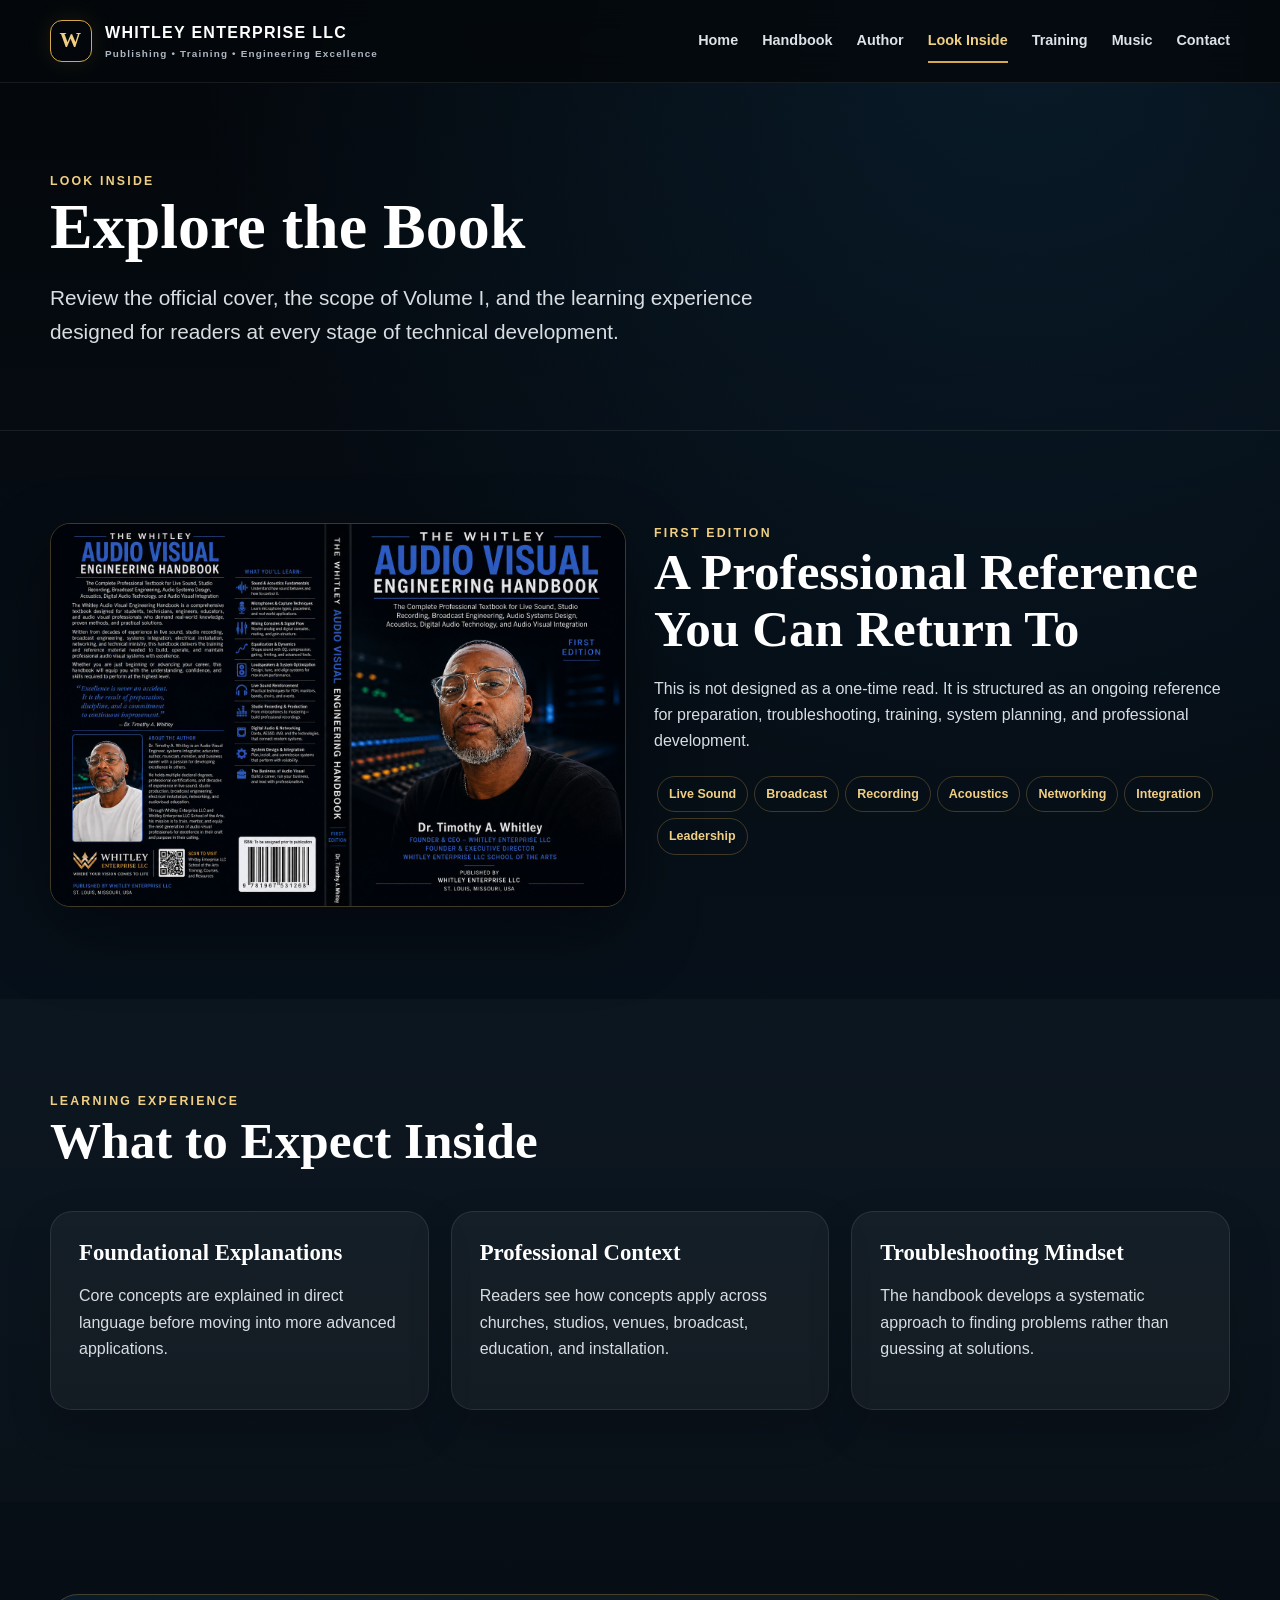
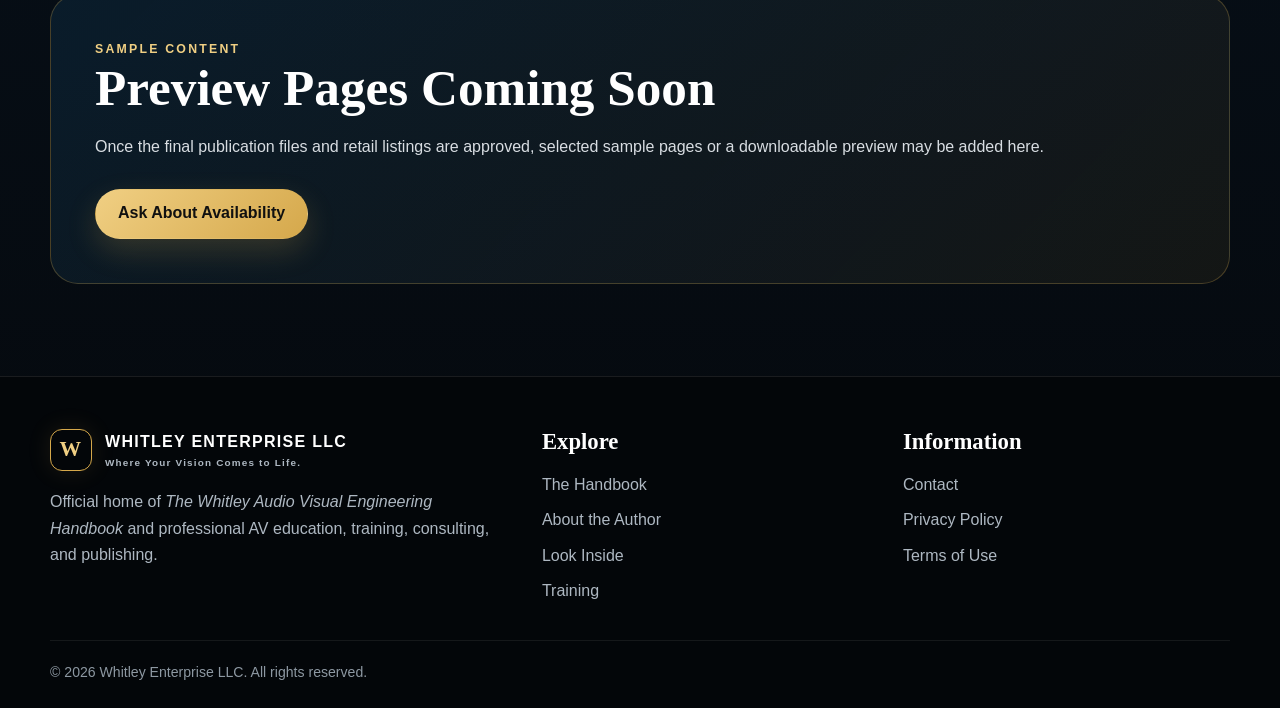
<file: preview.html>
<!doctype html>
<html lang="en">
<head>
<meta charset="utf-8"><meta name="viewport" content="width=device-width,initial-scale=1">
<title>Look Inside | The Whitley AV Engineering Handbook</title>
<meta name="description" content="Preview the scope and official cover of The Whitley Audio Visual Engineering Handbook.">
<link rel="icon" href="assets/images/favicon.svg" type="image/svg+xml">
<link rel="stylesheet" href="assets/css/styles.css">
</head>
<body>

<header class="site-header">
  <div class="container nav-wrap">
    <a class="brand" href="index.html">
      <span class="brand-mark">W</span>
      <span class="brand-copy">WHITLEY ENTERPRISE LLC<small>Publishing • Training • Engineering Excellence</small></span>
    </a>
    <button class="menu-btn" aria-label="Open navigation">☰</button>
    <nav class="nav-links"><a class="" href="index.html">Home</a>
<a class="" href="handbook.html">Handbook</a>
<a class="" href="author.html">Author</a>
<a class="active" href="preview.html">Look Inside</a>
<a class="" href="training.html">Training</a>
<a href="https://tw2698.github.io/timothy-whitley-music/" target="_blank">Music</a>
<a class="" href="contact.html">Contact</a></nav>
  </div>
</header>

<main>
<section class="page-hero"><div class="container"><div class="eyebrow">Look Inside</div><h1>Explore the Book</h1><p class="lead">Review the official cover, the scope of Volume I, and the learning experience designed for readers at every stage of technical development.</p></div></section>
<section class="section"><div class="container grid-2"><div><img class="wrap-image" src="assets/images/book-wrap.jpg" alt="Official full cover wrap"></div><div><div class="eyebrow">First Edition</div><h2>A Professional Reference You Can Return To</h2><p>This is not designed as a one-time read. It is structured as an ongoing reference for preparation, troubleshooting, training, system planning, and professional development.</p><div><span class="badge">Live Sound</span><span class="badge">Broadcast</span><span class="badge">Recording</span><span class="badge">Acoustics</span><span class="badge">Networking</span><span class="badge">Integration</span><span class="badge">Leadership</span></div></div></div></section>
<section class="section section-soft"><div class="container"><div class="section-head"><div class="eyebrow">Learning Experience</div><h2>What to Expect Inside</h2></div><div class="grid-3">
<div class="card"><h3>Foundational Explanations</h3><p>Core concepts are explained in direct language before moving into more advanced applications.</p></div>
<div class="card"><h3>Professional Context</h3><p>Readers see how concepts apply across churches, studios, venues, broadcast, education, and installation.</p></div>
<div class="card"><h3>Troubleshooting Mindset</h3><p>The handbook develops a systematic approach to finding problems rather than guessing at solutions.</p></div>
</div></div></section>
<section class="section"><div class="container callout"><div class="eyebrow">Sample Content</div><h2>Preview Pages Coming Soon</h2><p>Once the final publication files and retail listings are approved, selected sample pages or a downloadable preview may be added here.</p><div class="btn-row"><a class="btn btn-primary" href="contact.html">Ask About Availability</a></div></div></section>
</main>


<footer class="site-footer">
  <div class="container">
    <div class="footer-grid">
      <div>
        <div class="brand"><span class="brand-mark">W</span><span class="brand-copy">WHITLEY ENTERPRISE LLC<small>Where Your Vision Comes to Life.</small></span></div>
        <p class="muted" style="margin-top:18px">Official home of <em>The Whitley Audio Visual Engineering Handbook</em> and professional AV education, training, consulting, and publishing.</p>
      </div>
      <div><h3>Explore</h3><div class="footer-links"><a href="handbook.html">The Handbook</a><a href="author.html">About the Author</a><a href="preview.html">Look Inside</a><a href="training.html">Training</a></div></div>
      <div><h3>Information</h3><div class="footer-links"><a href="contact.html">Contact</a><a href="privacy.html">Privacy Policy</a><a href="terms.html">Terms of Use</a></div></div>
    </div>
    <div class="copyright">© <span data-year></span> Whitley Enterprise LLC. All rights reserved.</div>
  </div>
</footer>
<script src="assets/js/script.js"></script>

</body></html>
</file>
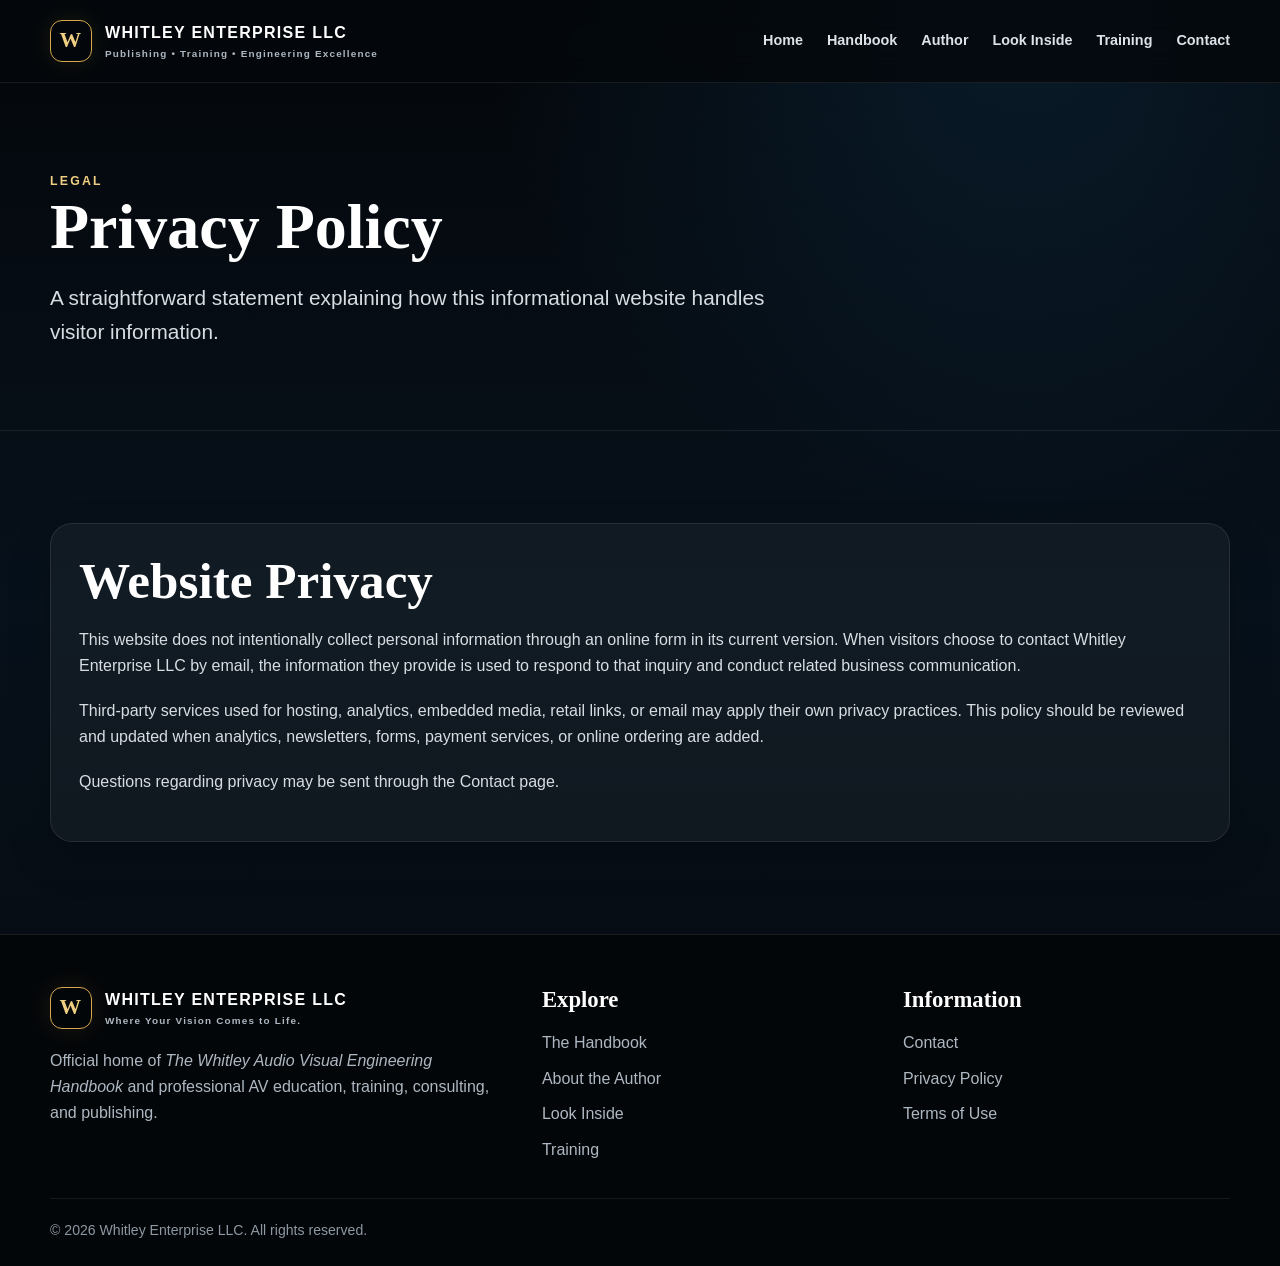
<file: privacy.html>
<!doctype html>
<html lang="en">
<head>
<meta charset="utf-8"><meta name="viewport" content="width=device-width,initial-scale=1">
<title>Privacy Policy | Whitley Enterprise LLC</title>
<meta name="description" content="Privacy policy for WhitleyEnterpriseLLC.com.">
<link rel="icon" href="assets/images/favicon.svg" type="image/svg+xml">
<link rel="stylesheet" href="assets/css/styles.css">
</head>
<body>

<header class="site-header">
  <div class="container nav-wrap">
    <a class="brand" href="index.html">
      <span class="brand-mark">W</span>
      <span class="brand-copy">WHITLEY ENTERPRISE LLC<small>Publishing • Training • Engineering Excellence</small></span>
    </a>
    <button class="menu-btn" aria-label="Open navigation">☰</button>
    <nav class="nav-links"><a class="" href="index.html">Home</a>
<a class="" href="handbook.html">Handbook</a>
<a class="" href="author.html">Author</a>
<a class="" href="preview.html">Look Inside</a>
<a class="" href="training.html">Training</a>
<a class="" href="contact.html">Contact</a></nav>
  </div>
</header>

<main><section class="page-hero"><div class="container"><div class="eyebrow">Legal</div><h1>Privacy Policy</h1><p class="lead">A straightforward statement explaining how this informational website handles visitor information.</p></div></section>
<section class="section"><div class="container"><div class="card"><h2>Website Privacy</h2><p>This website does not intentionally collect personal information through an online form in its current version. When visitors choose to contact Whitley Enterprise LLC by email, the information they provide is used to respond to that inquiry and conduct related business communication.</p><p>Third-party services used for hosting, analytics, embedded media, retail links, or email may apply their own privacy practices. This policy should be reviewed and updated when analytics, newsletters, forms, payment services, or online ordering are added.</p><p>Questions regarding privacy may be sent through the Contact page.</p></div></div></section></main>


<footer class="site-footer">
  <div class="container">
    <div class="footer-grid">
      <div>
        <div class="brand"><span class="brand-mark">W</span><span class="brand-copy">WHITLEY ENTERPRISE LLC<small>Where Your Vision Comes to Life.</small></span></div>
        <p class="muted" style="margin-top:18px">Official home of <em>The Whitley Audio Visual Engineering Handbook</em> and professional AV education, training, consulting, and publishing.</p>
      </div>
      <div><h3>Explore</h3><div class="footer-links"><a href="handbook.html">The Handbook</a><a href="author.html">About the Author</a><a href="preview.html">Look Inside</a><a href="training.html">Training</a></div></div>
      <div><h3>Information</h3><div class="footer-links"><a href="contact.html">Contact</a><a href="privacy.html">Privacy Policy</a><a href="terms.html">Terms of Use</a></div></div>
    </div>
    <div class="copyright">© <span data-year></span> Whitley Enterprise LLC. All rights reserved.</div>
  </div>
</footer>
<script src="assets/js/script.js"></script>

</body></html>
</file>
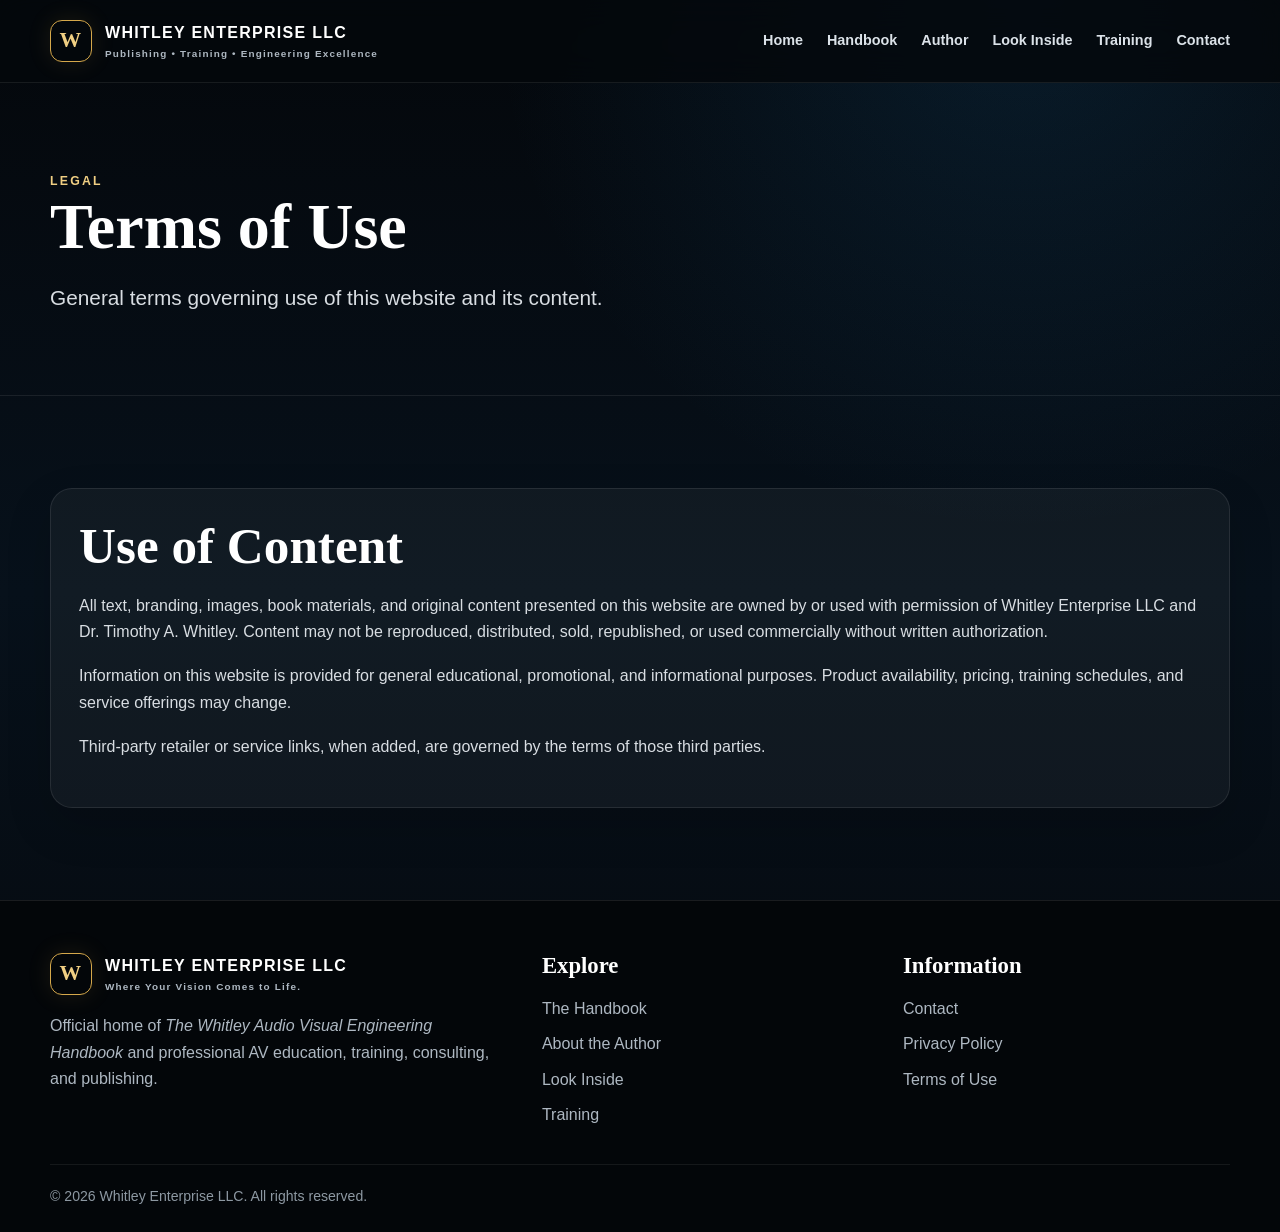
<file: terms.html>
<!doctype html>
<html lang="en">
<head>
<meta charset="utf-8"><meta name="viewport" content="width=device-width,initial-scale=1">
<title>Terms of Use | Whitley Enterprise LLC</title>
<meta name="description" content="Terms of use for WhitleyEnterpriseLLC.com.">
<link rel="icon" href="assets/images/favicon.svg" type="image/svg+xml">
<link rel="stylesheet" href="assets/css/styles.css">
</head>
<body>

<header class="site-header">
  <div class="container nav-wrap">
    <a class="brand" href="index.html">
      <span class="brand-mark">W</span>
      <span class="brand-copy">WHITLEY ENTERPRISE LLC<small>Publishing • Training • Engineering Excellence</small></span>
    </a>
    <button class="menu-btn" aria-label="Open navigation">☰</button>
    <nav class="nav-links"><a class="" href="index.html">Home</a>
<a class="" href="handbook.html">Handbook</a>
<a class="" href="author.html">Author</a>
<a class="" href="preview.html">Look Inside</a>
<a class="" href="training.html">Training</a>
<a class="" href="contact.html">Contact</a></nav>
  </div>
</header>

<main><section class="page-hero"><div class="container"><div class="eyebrow">Legal</div><h1>Terms of Use</h1><p class="lead">General terms governing use of this website and its content.</p></div></section>
<section class="section"><div class="container"><div class="card"><h2>Use of Content</h2><p>All text, branding, images, book materials, and original content presented on this website are owned by or used with permission of Whitley Enterprise LLC and Dr. Timothy A. Whitley. Content may not be reproduced, distributed, sold, republished, or used commercially without written authorization.</p><p>Information on this website is provided for general educational, promotional, and informational purposes. Product availability, pricing, training schedules, and service offerings may change.</p><p>Third-party retailer or service links, when added, are governed by the terms of those third parties.</p></div></div></section></main>


<footer class="site-footer">
  <div class="container">
    <div class="footer-grid">
      <div>
        <div class="brand"><span class="brand-mark">W</span><span class="brand-copy">WHITLEY ENTERPRISE LLC<small>Where Your Vision Comes to Life.</small></span></div>
        <p class="muted" style="margin-top:18px">Official home of <em>The Whitley Audio Visual Engineering Handbook</em> and professional AV education, training, consulting, and publishing.</p>
      </div>
      <div><h3>Explore</h3><div class="footer-links"><a href="handbook.html">The Handbook</a><a href="author.html">About the Author</a><a href="preview.html">Look Inside</a><a href="training.html">Training</a></div></div>
      <div><h3>Information</h3><div class="footer-links"><a href="contact.html">Contact</a><a href="privacy.html">Privacy Policy</a><a href="terms.html">Terms of Use</a></div></div>
    </div>
    <div class="copyright">© <span data-year></span> Whitley Enterprise LLC. All rights reserved.</div>
  </div>
</footer>
<script src="assets/js/script.js"></script>

</body></html>
</file>
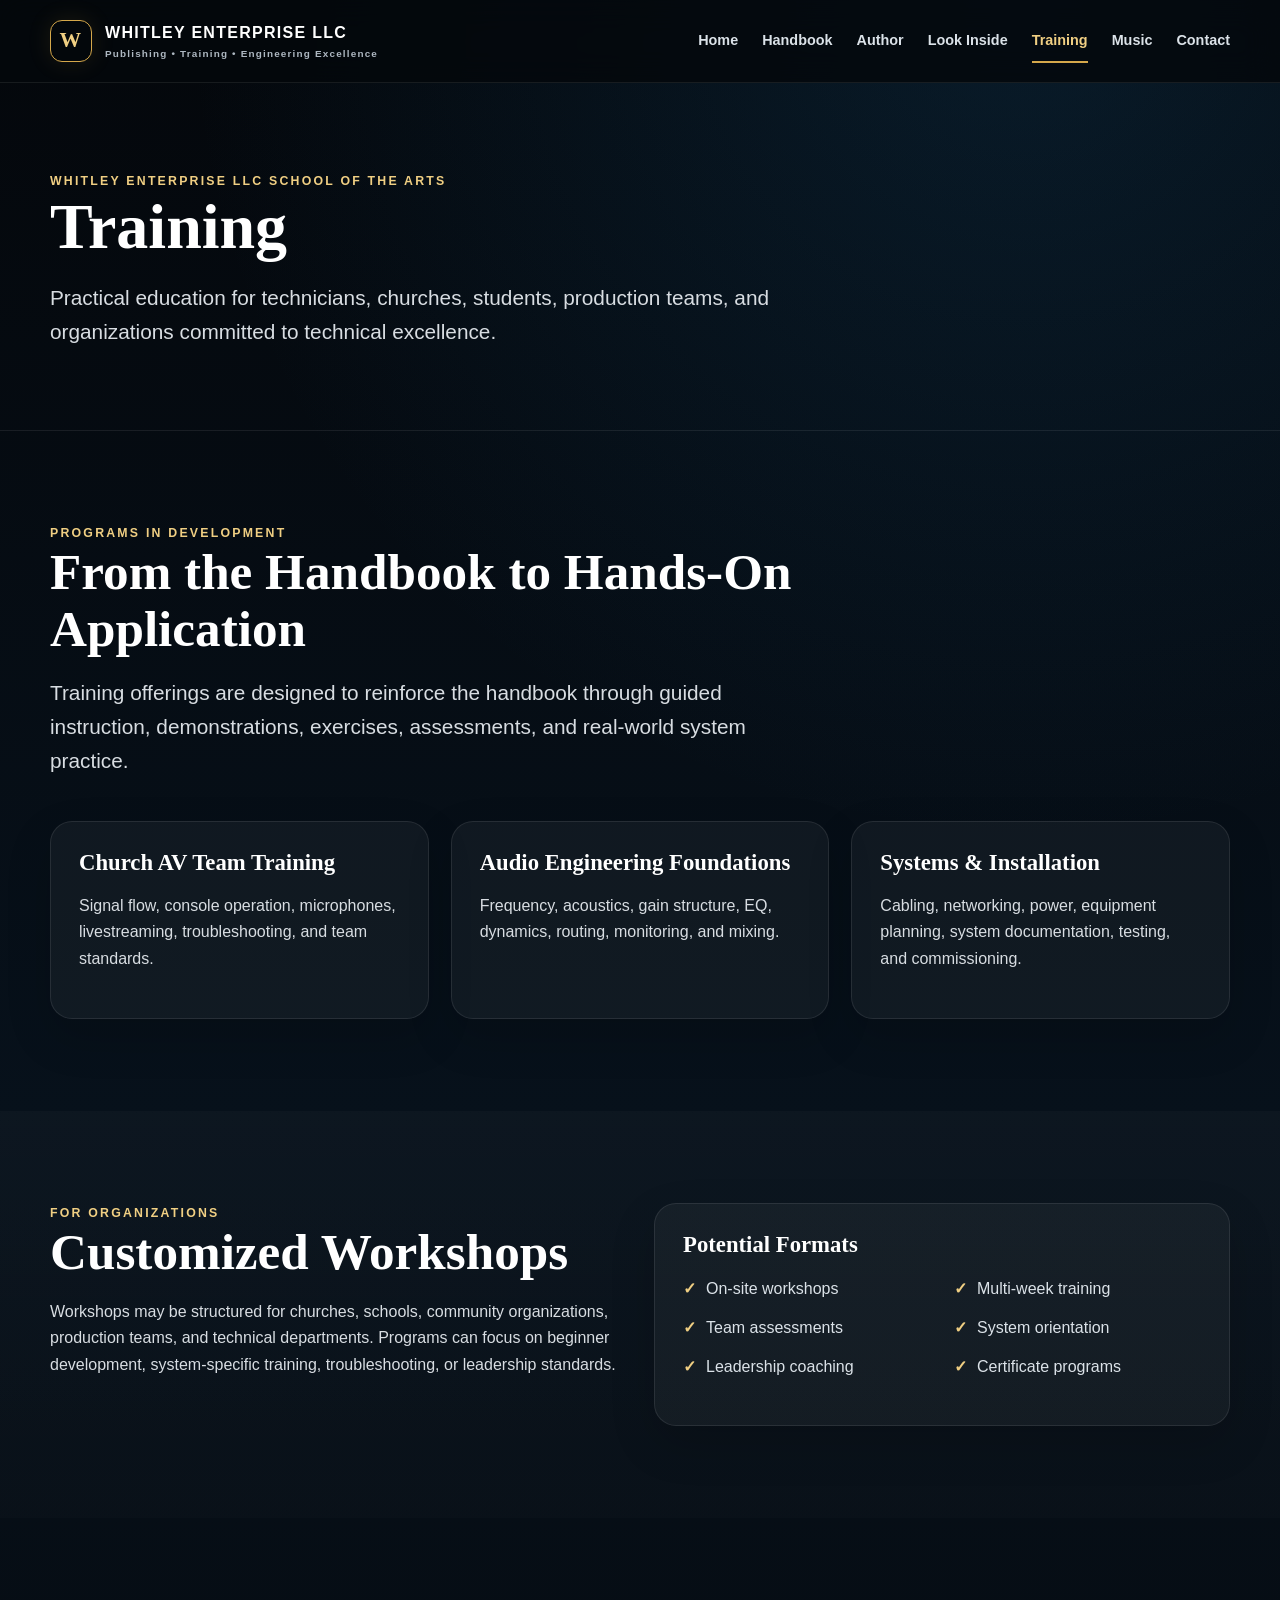
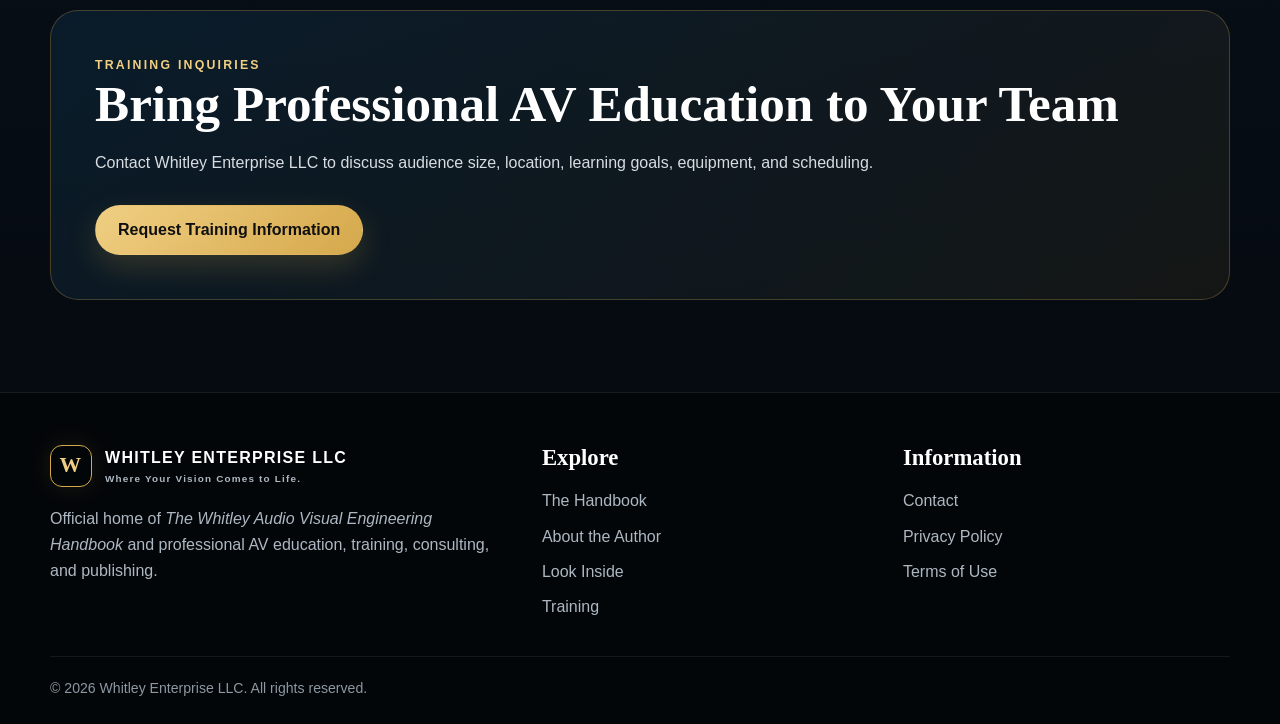
<file: training.html>
<!doctype html>
<html lang="en">
<head>
<meta charset="utf-8"><meta name="viewport" content="width=device-width,initial-scale=1">
<title>Training | Whitley Enterprise LLC</title>
<meta name="description" content="Professional audio visual training for churches, schools, teams, and organizations.">
<link rel="icon" href="assets/images/favicon.svg" type="image/svg+xml">
<link rel="stylesheet" href="assets/css/styles.css">
</head>
<body>

<header class="site-header">
  <div class="container nav-wrap">
    <a class="brand" href="index.html">
      <span class="brand-mark">W</span>
      <span class="brand-copy">WHITLEY ENTERPRISE LLC<small>Publishing • Training • Engineering Excellence</small></span>
    </a>
    <button class="menu-btn" aria-label="Open navigation">☰</button>
    <nav class="nav-links"><a class="" href="index.html">Home</a>
<a class="" href="handbook.html">Handbook</a>
<a class="" href="author.html">Author</a>
<a class="" href="preview.html">Look Inside</a>
<a class="active" href="training.html">Training</a>
<a href="https://tw2698.github.io/timothy-whitley-music/" target="_blank">Music</a>
<a class="" href="contact.html">Contact</a></nav>
  </div>
</header>

<main>
<section class="page-hero"><div class="container"><div class="eyebrow">Whitley Enterprise LLC School of the Arts</div><h1>Training</h1><p class="lead">Practical education for technicians, churches, students, production teams, and organizations committed to technical excellence.</p></div></section>
<section class="section"><div class="container"><div class="section-head"><div class="eyebrow">Programs in Development</div><h2>From the Handbook to Hands-On Application</h2><p class="lead">Training offerings are designed to reinforce the handbook through guided instruction, demonstrations, exercises, assessments, and real-world system practice.</p></div>
<div class="grid-3">
<div class="card"><h3>Church AV Team Training</h3><p>Signal flow, console operation, microphones, livestreaming, troubleshooting, and team standards.</p></div>
<div class="card"><h3>Audio Engineering Foundations</h3><p>Frequency, acoustics, gain structure, EQ, dynamics, routing, monitoring, and mixing.</p></div>
<div class="card"><h3>Systems & Installation</h3><p>Cabling, networking, power, equipment planning, system documentation, testing, and commissioning.</p></div>
</div></div></section>
<section class="section section-soft"><div class="container grid-2"><div><div class="eyebrow">For Organizations</div><h2>Customized Workshops</h2><p>Workshops may be structured for churches, schools, community organizations, production teams, and technical departments. Programs can focus on beginner development, system-specific training, troubleshooting, or leadership standards.</p></div><div class="card"><h3>Potential Formats</h3><ul class="feature-list"><li>On-site workshops</li><li>Multi-week training</li><li>Team assessments</li><li>System orientation</li><li>Leadership coaching</li><li>Certificate programs</li></ul></div></div></section>
<section class="section"><div class="container callout"><div class="eyebrow">Training Inquiries</div><h2>Bring Professional AV Education to Your Team</h2><p>Contact Whitley Enterprise LLC to discuss audience size, location, learning goals, equipment, and scheduling.</p><div class="btn-row"><a class="btn btn-primary" href="contact.html">Request Training Information</a></div></div></section>
</main>


<footer class="site-footer">
  <div class="container">
    <div class="footer-grid">
      <div>
        <div class="brand"><span class="brand-mark">W</span><span class="brand-copy">WHITLEY ENTERPRISE LLC<small>Where Your Vision Comes to Life.</small></span></div>
        <p class="muted" style="margin-top:18px">Official home of <em>The Whitley Audio Visual Engineering Handbook</em> and professional AV education, training, consulting, and publishing.</p>
      </div>
      <div><h3>Explore</h3><div class="footer-links"><a href="handbook.html">The Handbook</a><a href="author.html">About the Author</a><a href="preview.html">Look Inside</a><a href="training.html">Training</a></div></div>
      <div><h3>Information</h3><div class="footer-links"><a href="contact.html">Contact</a><a href="privacy.html">Privacy Policy</a><a href="terms.html">Terms of Use</a></div></div>
    </div>
    <div class="copyright">© <span data-year></span> Whitley Enterprise LLC. All rights reserved.</div>
  </div>
</footer>
<script src="assets/js/script.js"></script>

</body></html>
</file>
<file: assets/css/styles.css>
:root{
  --ink:#05080c;--navy:#071522;--navy2:#0c2235;--blue:#1c6fa8;
  --gold:#d5a84b;--gold2:#f0cf83;--cream:#f6f0e4;--muted:#aeb8c2;
  --line:rgba(213,168,75,.28);--card:rgba(255,255,255,.045);
  --shadow:0 28px 70px rgba(0,0,0,.42);--radius:22px;--max:1180px
}
*{box-sizing:border-box}html{scroll-behavior:smooth}
body{margin:0;background:
radial-gradient(circle at 80% 0%,rgba(28,111,168,.19),transparent 33%),
linear-gradient(180deg,#04070b 0%,#07111b 48%,#05080c 100%);
color:#fff;font-family:Inter,Arial,sans-serif;line-height:1.65}
img{max-width:100%;display:block}a{color:inherit;text-decoration:none}
.container{width:min(var(--max),calc(100% - 40px));margin:auto}
.eyebrow{color:var(--gold2);text-transform:uppercase;letter-spacing:.18em;font-size:.77rem;font-weight:800}
h1,h2,h3{font-family:Georgia,"Times New Roman",serif;line-height:1.12;margin:0 0 18px}
h1{font-size:clamp(2.7rem,6vw,5.8rem)}h2{font-size:clamp(2rem,4vw,3.45rem)}h3{font-size:1.42rem}
p{margin:0 0 18px;color:#d8dde2}.lead{font-size:clamp(1.05rem,2vw,1.3rem);max-width:760px}
.muted{color:var(--muted)}.gold{color:var(--gold2)}
.site-header{position:sticky;top:0;z-index:100;background:rgba(4,8,12,.82);backdrop-filter:blur(16px);border-bottom:1px solid rgba(255,255,255,.08)}
.nav-wrap{min-height:82px;display:flex;align-items:center;justify-content:space-between;gap:24px}
.brand{display:flex;align-items:center;gap:13px;font-weight:900;letter-spacing:.08em}
.brand-mark{width:42px;height:42px;border:1px solid var(--gold);border-radius:12px;display:grid;place-items:center;color:var(--gold2);font-family:Georgia,serif;font-size:1.35rem;box-shadow:0 0 24px rgba(213,168,75,.12)}
.brand-copy small{display:block;color:var(--muted);font-size:.62rem;letter-spacing:.12em;font-weight:600}
.nav-links{display:flex;gap:24px;align-items:center;font-size:.9rem;font-weight:700}
.nav-links a{color:#dbe2e8;position:relative}.nav-links a:hover,.nav-links a.active{color:var(--gold2)}
.nav-links a.active:after{content:"";position:absolute;height:2px;left:0;right:0;bottom:-10px;background:var(--gold)}
.menu-btn{display:none;background:none;border:1px solid var(--line);color:white;padding:9px 12px;border-radius:10px;font-size:1.2rem}
.btn-row{display:flex;gap:14px;flex-wrap:wrap;margin-top:28px}
.btn{display:inline-flex;align-items:center;justify-content:center;min-height:50px;padding:0 22px;border-radius:999px;font-weight:800;border:1px solid transparent;transition:.25s ease}
.btn-primary{background:linear-gradient(135deg,var(--gold2),var(--gold));color:#101010;box-shadow:0 12px 30px rgba(213,168,75,.2)}
.btn-primary:hover{transform:translateY(-2px);filter:brightness(1.06)}
.btn-secondary{border-color:rgba(255,255,255,.22);background:rgba(255,255,255,.04)}
.btn-secondary:hover{border-color:var(--gold);color:var(--gold2)}
.hero{padding:74px 0 92px;overflow:hidden}.hero-grid{display:grid;grid-template-columns:1.12fr .88fr;align-items:center;gap:70px}
.hero h1 span{display:block;color:var(--gold2)}.hero-copy .lead{margin-top:24px}
.book-stage{position:relative;min-height:620px;display:grid;place-items:center;perspective:1100px}
.book-stage:before{content:"";position:absolute;width:430px;height:430px;border-radius:50%;background:radial-gradient(circle,rgba(28,111,168,.58),rgba(28,111,168,0) 68%);filter:blur(16px)}
.book-stage img{position:relative;width:min(430px,90%);border-radius:4px;box-shadow:var(--shadow);transform:rotateY(-7deg) rotateX(1deg);transition:transform .2s ease;z-index:2}
.book-stage:after{content:"";position:absolute;width:70%;height:38px;bottom:60px;background:rgba(0,0,0,.64);filter:blur(24px);border-radius:50%}
.trust-strip{border-top:1px solid rgba(255,255,255,.08);border-bottom:1px solid rgba(255,255,255,.08);background:rgba(255,255,255,.025)}
.trust-grid{display:grid;grid-template-columns:repeat(4,1fr);text-align:center;padding:22px 0;gap:12px}
.trust-grid strong{color:var(--gold2);display:block;font-family:Georgia,serif;font-size:1.2rem}
.section{padding:92px 0}.section-soft{background:linear-gradient(180deg,rgba(255,255,255,.025),rgba(255,255,255,.012))}
.section-head{max-width:760px;margin-bottom:42px}.grid-3{display:grid;grid-template-columns:repeat(3,1fr);gap:22px}.grid-2{display:grid;grid-template-columns:repeat(2,1fr);gap:28px}
.card{background:var(--card);border:1px solid rgba(255,255,255,.09);border-radius:var(--radius);padding:28px;box-shadow:0 18px 45px rgba(0,0,0,.16)}
.card:hover{border-color:var(--line);transform:translateY(-3px);transition:.25s ease}.card .icon{font-size:1.7rem;margin-bottom:16px}
.feature-list{display:grid;grid-template-columns:repeat(2,1fr);gap:13px 24px;padding:0;list-style:none}.feature-list li{color:#dbe2e8}.feature-list li:before{content:"✓";color:var(--gold2);font-weight:900;margin-right:10px}
.author-split{display:grid;grid-template-columns:.85fr 1.15fr;gap:58px;align-items:center}.portrait{border-radius:24px;border:1px solid var(--line);box-shadow:var(--shadow)}
.quote{font-family:Georgia,serif;font-size:1.35rem;color:#fff;border-left:3px solid var(--gold);padding-left:22px}
.callout{padding:44px;border:1px solid var(--line);border-radius:28px;background:linear-gradient(135deg,rgba(28,111,168,.15),rgba(213,168,75,.07))}
.page-hero{padding:88px 0 62px;border-bottom:1px solid rgba(255,255,255,.08)}.page-hero h1{font-size:clamp(2.7rem,5vw,4.9rem)}
.wrap-image{border-radius:20px;border:1px solid var(--line);box-shadow:var(--shadow)}
.timeline{display:grid;gap:16px}.timeline-item{display:grid;grid-template-columns:160px 1fr;gap:28px;padding:22px 0;border-bottom:1px solid rgba(255,255,255,.08)}
.timeline-item strong{color:var(--gold2)}
.contact-grid{display:grid;grid-template-columns:.8fr 1.2fr;gap:34px}.contact-card a{color:var(--gold2)}
.form-note{padding:18px;border:1px solid var(--line);border-radius:14px;background:rgba(213,168,75,.06)}
.faq details{border-bottom:1px solid rgba(255,255,255,.1);padding:18px 0}.faq summary{cursor:pointer;font-weight:800;color:#fff}
.site-footer{padding:52px 0 24px;border-top:1px solid rgba(255,255,255,.09);background:#030609}
.footer-grid{display:grid;grid-template-columns:1.4fr 1fr 1fr;gap:34px}.footer-links{display:grid;gap:9px}.footer-links a{color:var(--muted)}.footer-links a:hover{color:var(--gold2)}
.copyright{margin-top:35px;padding-top:20px;border-top:1px solid rgba(255,255,255,.07);color:#8d98a2;font-size:.88rem}
.badge{display:inline-block;padding:7px 11px;border:1px solid var(--line);border-radius:999px;color:var(--gold2);font-size:.78rem;font-weight:800;margin:3px}
@media(max-width:900px){
 .hero-grid,.author-split,.contact-grid,.grid-3,.grid-2{grid-template-columns:1fr}
 .hero{padding-top:46px}.book-stage{min-height:520px}.trust-grid{grid-template-columns:repeat(2,1fr)}
 .nav-links{display:none;position:absolute;top:82px;left:0;right:0;background:#06101a;padding:22px 24px;flex-direction:column;align-items:flex-start;border-bottom:1px solid var(--line)}
 .nav-links.open{display:flex}.menu-btn{display:block}.footer-grid{grid-template-columns:1fr}
 .timeline-item{grid-template-columns:1fr;gap:4px}
}
@media(max-width:560px){
 .container{width:min(var(--max),calc(100% - 26px))}.section{padding:68px 0}
 .feature-list{grid-template-columns:1fr}.trust-grid{grid-template-columns:1fr 1fr}.brand-copy{font-size:.78rem}
 .brand-copy small{display:none}.book-stage{min-height:440px}.book-stage img{width:min(340px,88%)}
}
</file>
<file: assets/css/portfolio.css>
.pf-main {
  font-family: 'Inter', sans-serif;
  background: #0d0d0d;
  color: #f2ede1;
}

.pf-main h1, .pf-main h2, .pf-main h3 {
  font-family: 'Playfair Display', serif;
  color: #f2ede1;
}

.pf-hero {
  padding: 100px 20px 60px;
  text-align: center;
}

.pf-eyebrow {
  color: #c9a227;
  letter-spacing: 2px;
  text-transform: uppercase;
  font-size: 13px;
  margin-bottom: 12px;
}

.pf-hero h1 {
  font-size: 48px;
  margin-bottom: 16px;
}

.pf-lead {
  font-size: 18px;
  color: #c9c4b8;
  max-width: 700px;
  margin: 0 auto;
  line-height: 1.6;
}

.pf-section {
  padding: 60px 20px;
  border-top: 1px solid #262626;
}

.pf-grid {
  display: grid;
  grid-template-columns: repeat(auto-fit, minmax(280px, 1fr));
  gap: 30px;
  max-width: 1100px;
  margin: 0 auto;
}

.pf-card {
  background: #161616;
  border: 1px solid #262626;
  border-radius: 10px;
  padding: 30px;
}

.pf-card h2 {
  font-size: 22px;
  margin-bottom: 12px;
  color: #c9a227;
}

.pf-card p {
  color: #c9c4b8;
  line-height: 1.6;
  font-size: 15px;
}

.pf-military, .pf-stats, .pf-education {
  text-align: center;
}

.pf-branch-grid {
  display: grid;
  grid-template-columns: repeat(auto-fit, minmax(280px, 1fr));
  gap: 30px;
  max-width: 800px;
  margin: 30px auto 0;
  text-align: left;
}

.pf-branch {
  background: #161616;
  border: 1px solid #262626;
  border-radius: 10px;
  padding: 25px 30px;
}

.pf-branch h3 {
  color: #c9a227;
  font-size: 18px;
  margin-bottom: 12px;
}

.pf-branch ul {
  list-style: none;
  padding: 0;
  color: #c9c4b8;
  line-height: 1.9;
}

.pf-stat-grid {
  display: flex;
  justify-content: center;
  gap: 60px;
  flex-wrap: wrap;
  margin-top: 30px;
}

.pf-stat {
  display: flex;
  flex-direction: column;
  align-items: center;
}

.pf-stat-num {
  font-family: 'Playfair Display', serif;
  font-size: 56px;
  color: #c9a227;
  font-weight: 600;
}

.pf-stat-label {
  color: #c9c4b8;
  font-size: 14px;
  max-width: 200px;
  margin-top: 8px;
}
.pf-tagline {
  font-size: 22px;
  color: #f2ede1;
  font-family: 'Playfair Display', serif;
  margin: 10px 0 24px;
}

.pf-quicknav {
  background: #161616;
  border-top: 1px solid #262626;
  border-bottom: 1px solid #262626;
  overflow-x: auto;
  white-space: nowrap;
  padding: 4px 0;
}

.pf-quicknav-row {
  display: flex;
  gap: 8px;
  padding: 10px 20px;
}

.pf-quicknav a {
  color: #c9c4b8;
  text-decoration: none;
  font-size: 13px;
  padding: 8px 16px;
  border: 1px solid #333;
  border-radius: 20px;
  white-space: nowrap;
  transition: all 0.2s;
}

.pf-quicknav a:hover {
  color: #0d0d0d;
  background: #c9a227;
  border-color: #c9a227;
}

.pf-alt {
  background: #131313;
}

.pf-tag-grid {
  display: flex;
  flex-wrap: wrap;
  justify-content: center;
  gap: 12px;
  margin-top: 24px;
}

.pf-tag-grid span {
  background: #1c1c1c;
  border: 1px solid #333;
  color: #f2ede1;
  padding: 10px 18px;
  border-radius: 6px;
  font-size: 14px;
}

.pf-two-col {
  display: grid;
  grid-template-columns: 1fr 1fr;
  gap: 40px;
  align-items: start;
}

@media (max-width: 768px) {
  .pf-two-col { grid-template-columns: 1fr; }
}

.pf-highlight-box {
  background: #161616;
  border: 1px solid #262626;
  border-radius: 10px;
  padding: 25px 30px;
}

.pf-highlight-box h3 {
  color: #c9a227;
  font-size: 18px;
  margin-bottom: 12px;
}

.pf-highlight-box ul {
  list-style: none;
  padding: 0;
  color: #c9c4b8;
  line-height: 1.9;
}

.pf-pill-row {
  display: flex;
  flex-wrap: wrap;
  gap: 10px;
  margin-top: 20px;
}

.pf-pill-row span {
  background: #1c1c1c;
  border: 1px solid #333;
  color: #c9c4b8;
  padding: 8px 16px;
  border-radius: 20px;
  font-size: 13px;
}

.pf-subhead {
  margin-top: 40px;
  font-size: 24px;
}

.pf-edu-grid {
  display: grid;
  grid-template-columns: repeat(auto-fit, minmax(240px, 1fr));
  gap: 24px;
  margin-top: 30px;
  text-align: left;
}

.pf-btn-row {
  display: flex;
  gap: 16px;
  justify-content: center;
  flex-wrap: wrap;
  margin-top: 24px;
}

.pf-btn {
  display: inline-block;
  background: #c9a227;
  color: #0d0d0d;
  padding: 14px 32px;
  border-radius: 6px;
  font-weight: 600;
  text-decoration: none;
}

.pf-btn-outline {
  background: transparent;
  border: 1px solid #c9a227;
  color: #c9a227;
}
</file>
